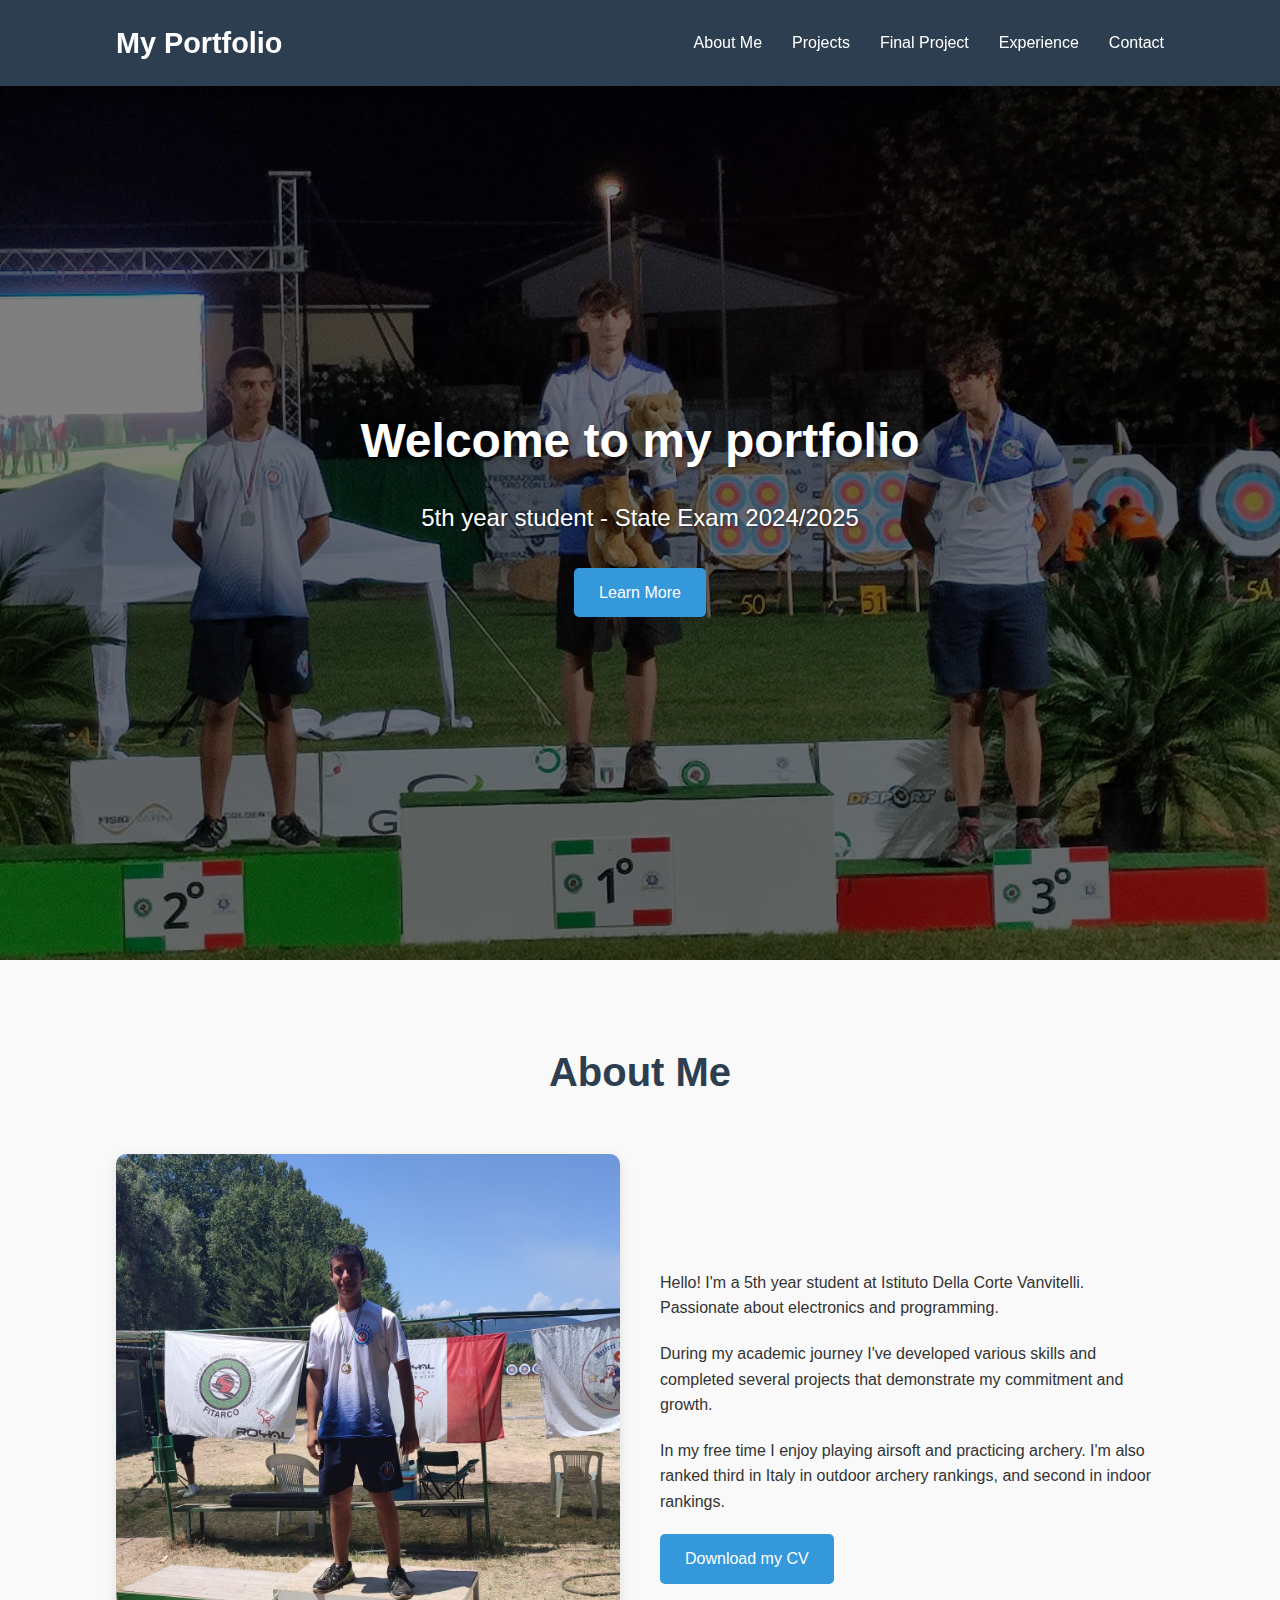
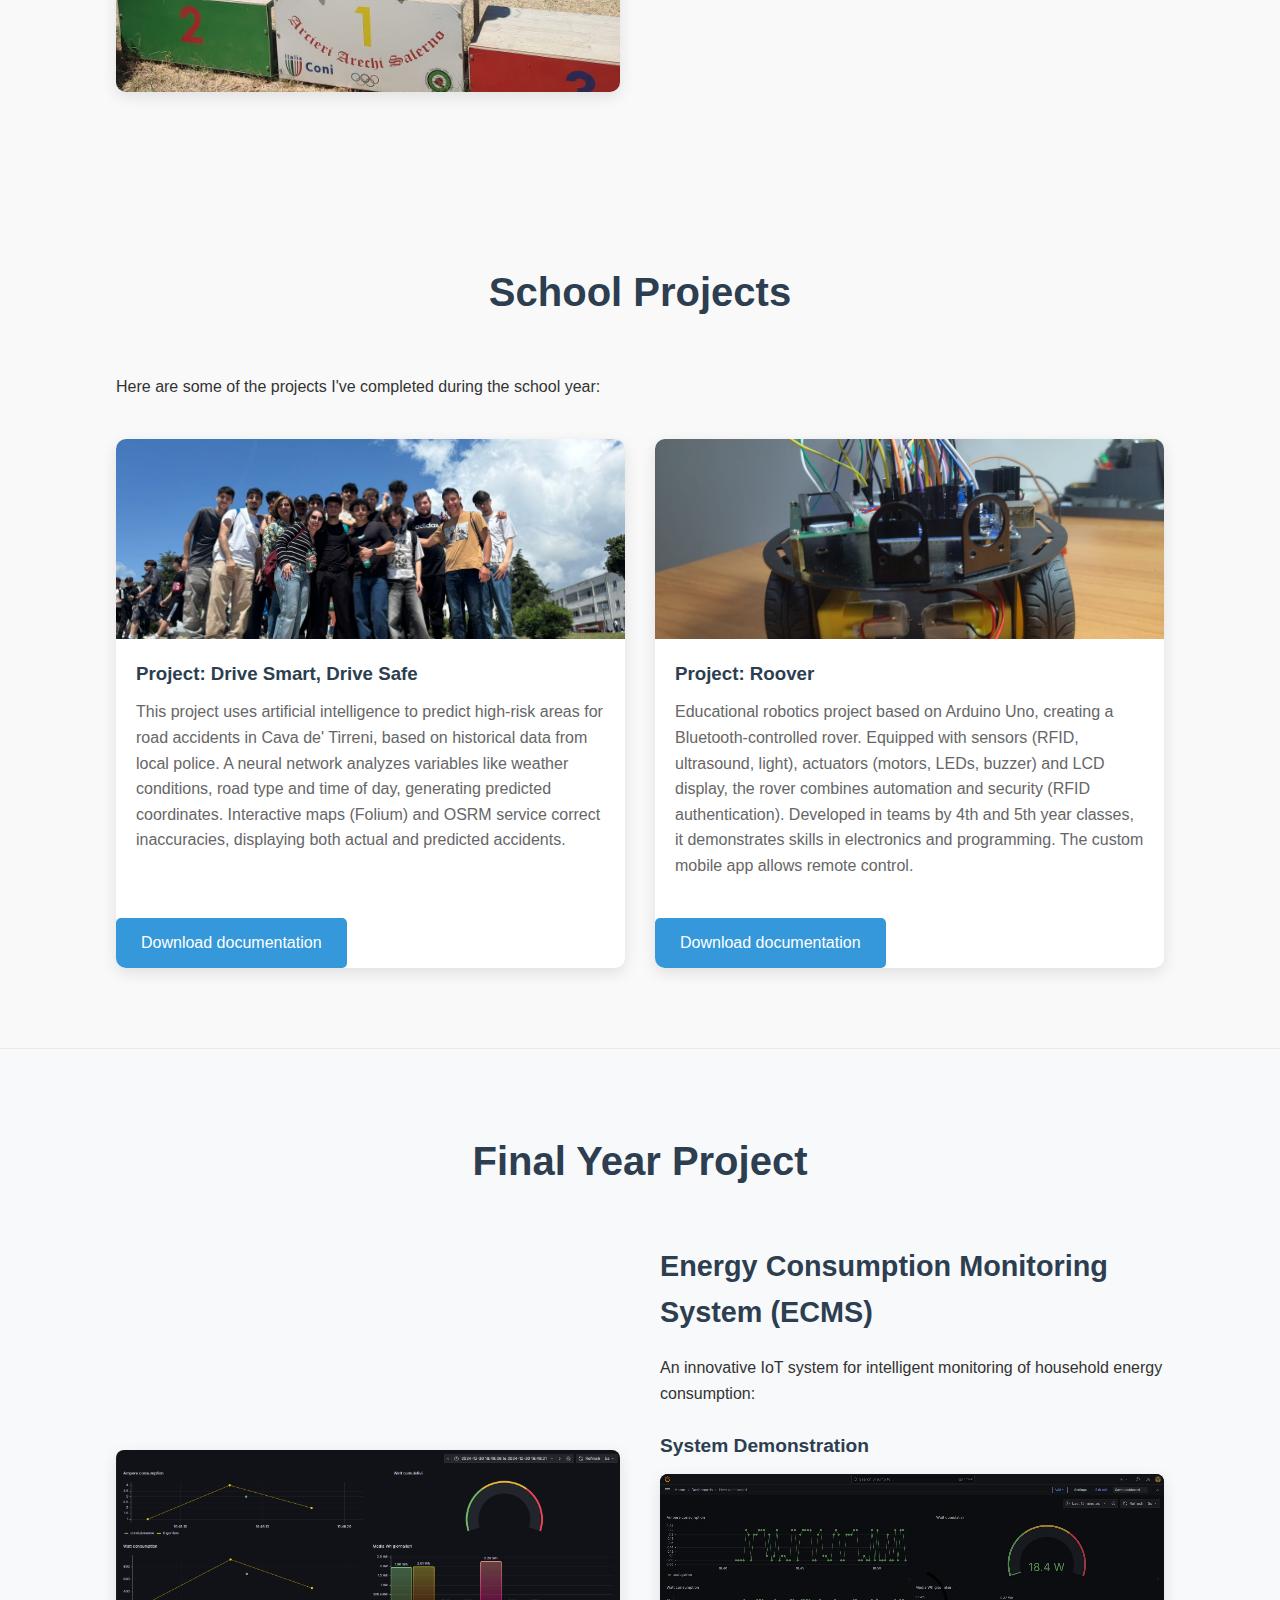
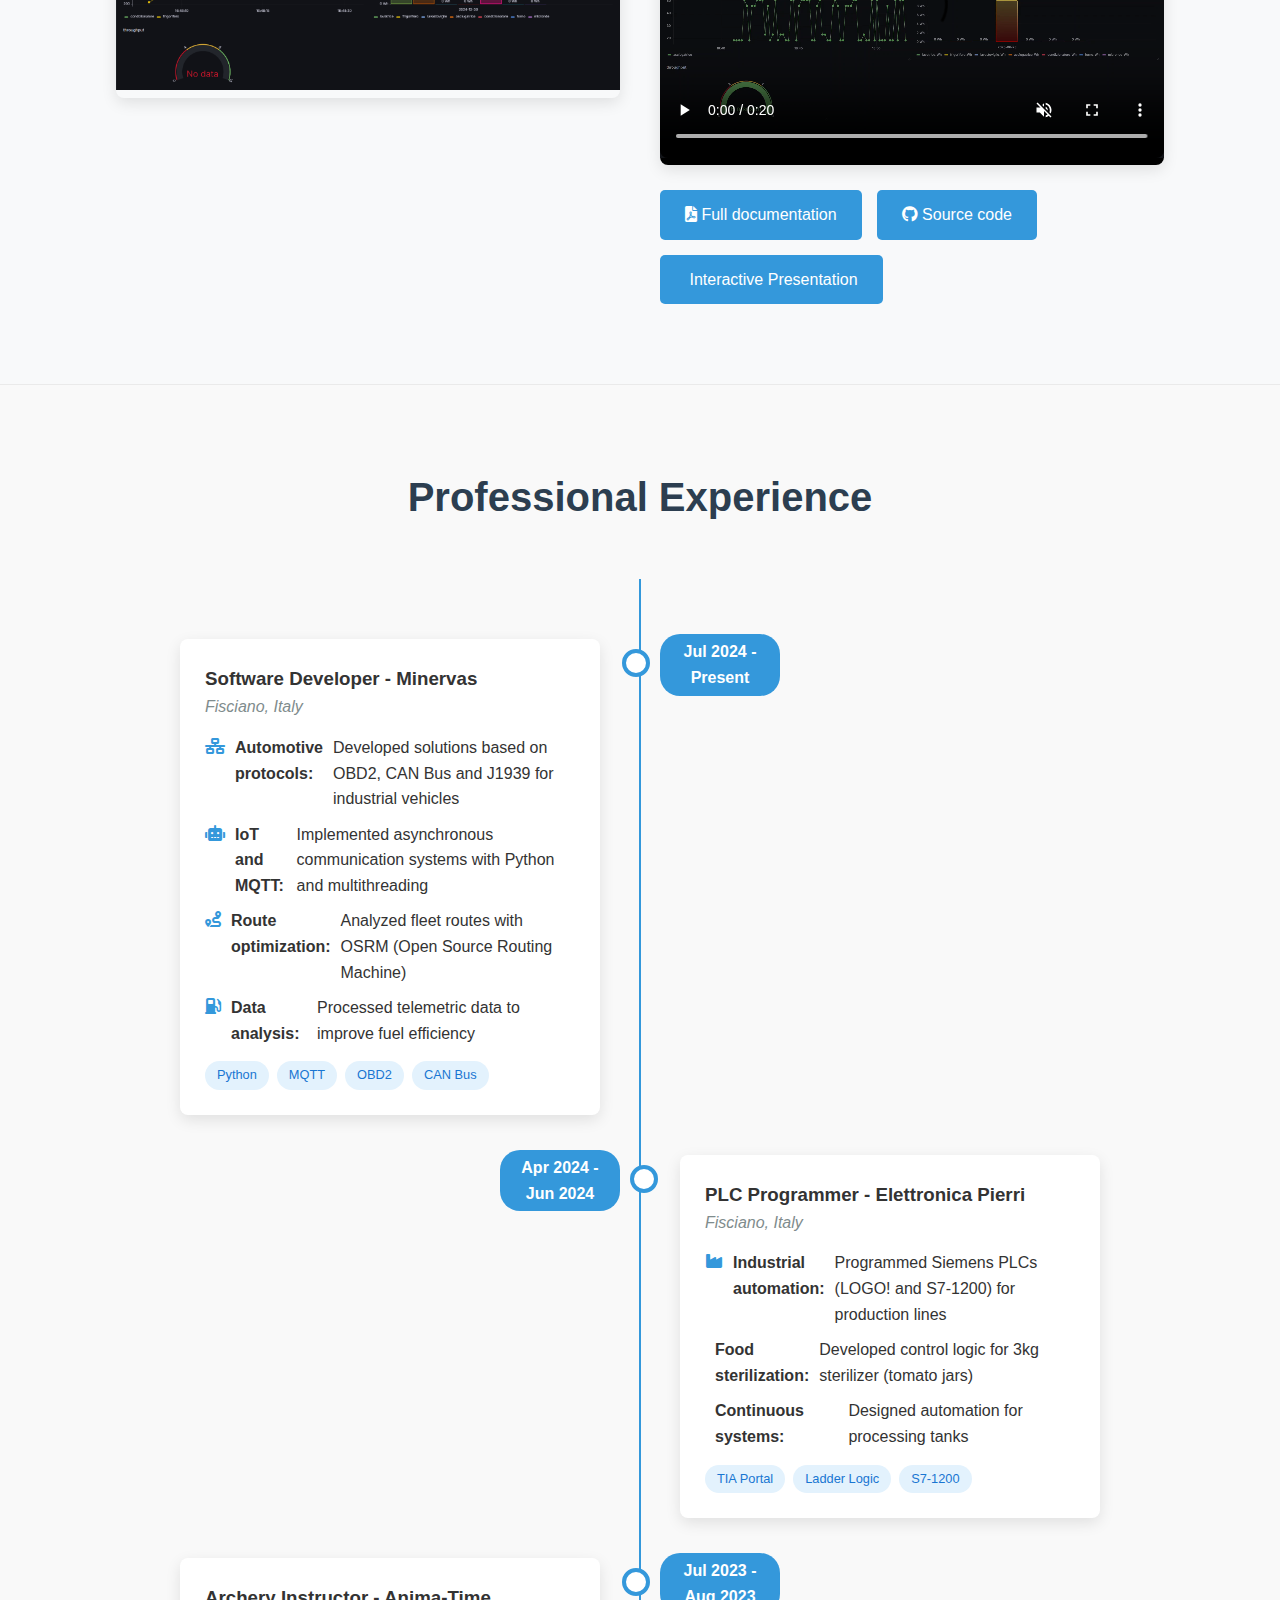
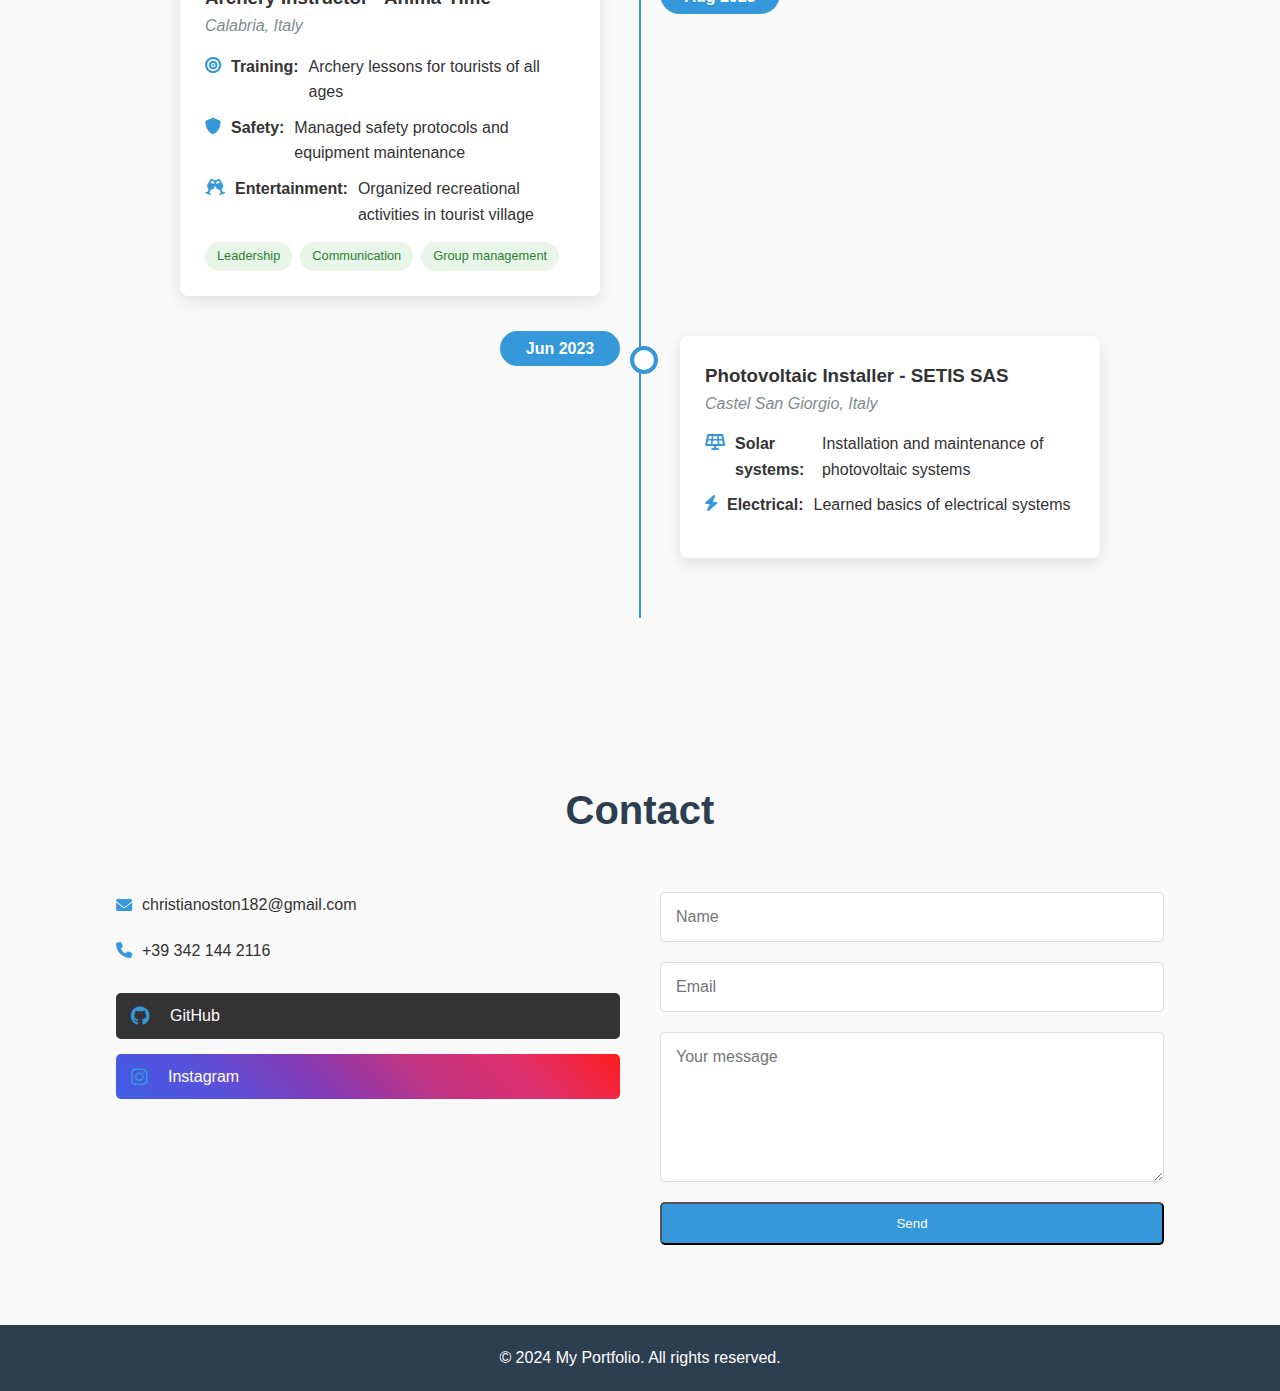
<file: index.html>
<!DOCTYPE html>
<html lang="en">
<head>

    
    <meta charset="UTF-8">
    <meta name="viewport" content="width=device-width, initial-scale=1.0">
    <title>My Portfolio - 5th Year Student</title>
    <link rel="stylesheet" href="style.css">
    <link rel="stylesheet" href="https://cdnjs.cloudflare.com/ajax/libs/font-awesome/6.0.0-beta3/css/all.min.css">
</head>
<body>
    <header>
        <div class="container">
            <h1>My Portfolio</h1>
            <nav>
                <ul>
                    <li><a href="#about">About Me</a></li>
                    <li><a href="#projects">Projects</a></li>
                    <li><a href="#final-project">Final Project</a></li>
                    <li><a href="#experience">Experience</a></li>
                    <li><a href="#contact">Contact</a></li>
                </ul>
            </nav>
        </div>
    </header>

    <section id="hero">
        <div class="hero-overlay"></div>
        <div class="container">
            <div class="hero-content">
                <h2>Welcome to my portfolio</h2>
                <p>5th year student - State Exam 2024/2025</p>
                <a href="#about" class="btn">Learn More</a>
            </div>
        </div>
    </section>

    <section id="about" class="section">
        <div class="container">
            <h2>About Me</h2>
            <div class="about-content">
                <div class="about-img">
                    <img src="assets/img/profile.jpg" alt="My photo">
                </div>
                <div class="about-text">
                    <p>Hello! I'm a 5th year student at Istituto Della Corte Vanvitelli. Passionate about electronics and programming.</p>
                    <p>During my academic journey I've developed various skills and completed several projects that demonstrate my commitment and growth.</p>
                    <p>In my free time I enjoy playing airsoft and practicing archery. I'm also ranked third in Italy in outdoor archery rankings, and second in indoor rankings.</p>
                    <a href="assets/docs/curriculum.pdf" class="btn" download>Download my CV</a>
                </div>
            </div>
        </div>
    </section>

    <section id="projects" class="section">
        <div class="container">
            <h2>School Projects</h2>
            <p>Here are some of the projects I've completed during the school year:</p>
            
            <div class="projects-grid">
                <div class="project-card">
                    <img src="assets/img/sii-saggio-guida-sicuro.jpeg" alt="Drive Smart, Drive Safe">
                    <h3>Project: Drive Smart, Drive Safe</h3>
                    <p>
                        This project uses artificial intelligence to predict high-risk areas for road accidents in Cava de' Tirreni, based on historical data from local police. 
                        A neural network analyzes variables like weather conditions, road type and time of day, generating predicted coordinates. 
                        Interactive maps (Folium) and OSRM service correct inaccuracies, displaying both actual and predicted accidents.
                    </p>
                    <a href="assets/docs/sii_saggio_guida_sicuro.pdf" class="btn" download>Download documentation</a>
                </div>
                
                <div class="project-card">
                    <img src="assets/img/rover.jpeg" alt="Roover project">
                    <h3>Project: Roover</h3>
                    <p>
                        Educational robotics project based on Arduino Uno, creating a Bluetooth-controlled rover. 
                        Equipped with sensors (RFID, ultrasound, light), actuators (motors, LEDs, buzzer) and LCD display, 
                        the rover combines automation and security (RFID authentication). Developed in teams by 4th and 5th year classes, 
                        it demonstrates skills in electronics and programming. The custom mobile app allows remote control.
                    </p>
                    <a href="assets/docs/roover.pdf" class="btn" download>Download documentation</a>
                </div>
                
            </div>
        </div>
    </section>

<section id="final-project" class="section highlight">
    <div class="container">
        <h2>Final Year Project</h2>
        <div class="project-content">
            <div class="project-img">
                <img src="assets/img/ecms-dashboard.png" alt="ECMS Dashboard">
            </div>
            <div class="project-text">
                <h3>Energy Consumption Monitoring System (ECMS)</h3>
                <p>An innovative IoT system for intelligent monitoring of household energy consumption:</p>
                
                <div class="project-video">
    <div class="project-video">
    <h4>System Demonstration</h4>
    <div class="video-wrapper">
        <video controls autoplay muted playsinline loop class="ecms-demo">
            <source src="assets/video/ecms-demo.mp4" type="video/mp4">
        </video>
    </div>
</div>
</div>
                <!-- Contenuto esistente... -->
                
                <div class="project-links">
                    <a href="assets/docs/progetto_ECMS.docx" class="btn" download>
                        <i class="fas fa-file-pdf"></i> Full documentation
                    </a>
                    <a href="https://github.com/christianostoni/E.C.M.S" class="btn github-btn" target="_blank">
                        <i class="fab fa-github"></i> Source code
                    </a>
                    <a href="canva-presentation.html" class="btn presentation-btn">
                        <i class="fas fa-presentation-screen"></i> Interactive Presentation
                    </a>
                </div>
            </div>
        </div>
    </div>
</section>

    <section id="experience" class="section">
    <div class="container">
        <h2>Professional Experience</h2>
        
        <div class="timeline">
            <!-- Minervas -->
            <div class="timeline-item">
                <div class="timeline-date">Jul 2024 - Present</div>
                <div class="timeline-content">
                    <h3>Software Developer - Minervas</h3>
                    <div class="job-location">Fisciano, Italy</div>
                    <ul class="job-description">
                        <li>
                            <i class="fas fa-network-wired"></i>
                            <strong>Automotive protocols:</strong> Developed solutions based on OBD2, CAN Bus and J1939 for industrial vehicles
                        </li>
                        <li>
                            <i class="fas fa-robot"></i>
                            <strong>IoT and MQTT:</strong> Implemented asynchronous communication systems with Python and multithreading
                        </li>
                        <li>
                            <i class="fas fa-route"></i>
                            <strong>Route optimization:</strong> Analyzed fleet routes with OSRM (Open Source Routing Machine)
                        </li>
                        <li>
                            <i class="fas fa-gas-pump"></i>
                            <strong>Data analysis:</strong> Processed telemetric data to improve fuel efficiency
                        </li>
                    </ul>
                    <div class="tech-used">
                        <span class="tech-tag">Python</span>
                        <span class="tech-tag">MQTT</span>
                        <span class="tech-tag">OBD2</span>
                        <span class="tech-tag">CAN Bus</span>
                    </div>
                </div>
            </div>
            
            <!-- Elettronica Pierri -->
            <div class="timeline-item">
                <div class="timeline-date">Apr 2024 - Jun 2024</div>
                <div class="timeline-content">
                    <h3>PLC Programmer - Elettronica Pierri</h3>
                    <div class="job-location">Fisciano, Italy</div>
                    <ul class="job-description">
                        <li>
                            <i class="fas fa-industry"></i>
                            <strong>Industrial automation:</strong> Programmed Siemens PLCs (LOGO! and S7-1200) for production lines
                        </li>
                        <li>
                            <i class="fas fa-jar"></i>
                            <strong>Food sterilization:</strong> Developed control logic for 3kg sterilizer (tomato jars)
                        </li>
                        <li>
                            <i class="fas fa-tank-water"></i>
                            <strong>Continuous systems:</strong> Designed automation for processing tanks
                        </li>
                    </ul>
                    <div class="tech-used">
                        <span class="tech-tag">TIA Portal</span>
                        <span class="tech-tag">Ladder Logic</span>
                        <span class="tech-tag">S7-1200</span>
                    </div>
                </div>
            </div>
            
            <!-- Anima-Time -->
            <div class="timeline-item">
                <div class="timeline-date">Jul 2023 - Aug 2023</div>
                <div class="timeline-content">
                    <h3>Archery Instructor - Anima-Time</h3>
                    <div class="job-location">Calabria, Italy</div>
                    <ul class="job-description">
                        <li>
                            <i class="fas fa-bullseye"></i>
                            <strong>Training:</strong> Archery lessons for tourists of all ages
                        </li>
                        <li>
                            <i class="fas fa-shield-alt"></i>
                            <strong>Safety:</strong> Managed safety protocols and equipment maintenance
                        </li>
                        <li>
                            <i class="fas fa-glass-cheers"></i>
                            <strong>Entertainment:</strong> Organized recreational activities in tourist village
                        </li>
                    </ul>
                    <div class="skills-used">
                        <span class="skill-tag">Leadership</span>
                        <span class="skill-tag">Communication</span>
                        <span class="skill-tag">Group management</span>
                    </div>
                </div>
            </div>
            
            <!-- SETIS SAS -->
            <div class="timeline-item">
                <div class="timeline-date">Jun 2023</div>
                <div class="timeline-content">
                    <h3>Photovoltaic Installer - SETIS SAS</h3>
                    <div class="job-location">Castel San Giorgio, Italy</div>
                    <ul class="job-description">
                        <li>
                            <i class="fas fa-solar-panel"></i>
                            <strong>Solar systems:</strong> Installation and maintenance of photovoltaic systems
                        </li>
                        <li>
                            <i class="fas fa-bolt"></i>
                            <strong>Electrical:</strong> Learned basics of electrical systems
                        </li>
                    </ul>
                </div>
            </div>
        </div>
    </div>
</section>

    <section id="contact" class="section">
    <div class="container">
        <h2>Contact</h2>
        <div class="contact-content">
            <div class="contact-info">
                <p><i class="fas fa-envelope"></i> christianoston182@gmail.com</p>
                <p><i class="fas fa-phone"></i> +39 342 144 2116</p>
                <div class="social-links">
                    <a href="https://github.com/christianostoni" class="github" target="_blank">
                        <i class="fab fa-github"></i> GitHub
                    </a>
                    <a href="https://www.instagram.com/christian_ostoni?igsh=OGYwY2p3c3BoMDhn" class="instagram" target="_blank">
                        <i class="fab fa-instagram"></i> Instagram
                    </a>
                </div>
            </div>
            <form class="contact-form">
                <input type="text" placeholder="Name" required>
                <input type="email" placeholder="Email" required>
                <textarea placeholder="Your message" required></textarea>
                <button type="submit" class="btn">Send</button>
            </form>
        </div>
    </div>
</section>

    <footer>
        <div class="container">
            <p>&copy; 2024 My Portfolio. All rights reserved.</p>
        </div>
    </footer>
</body>
</html>
</file>
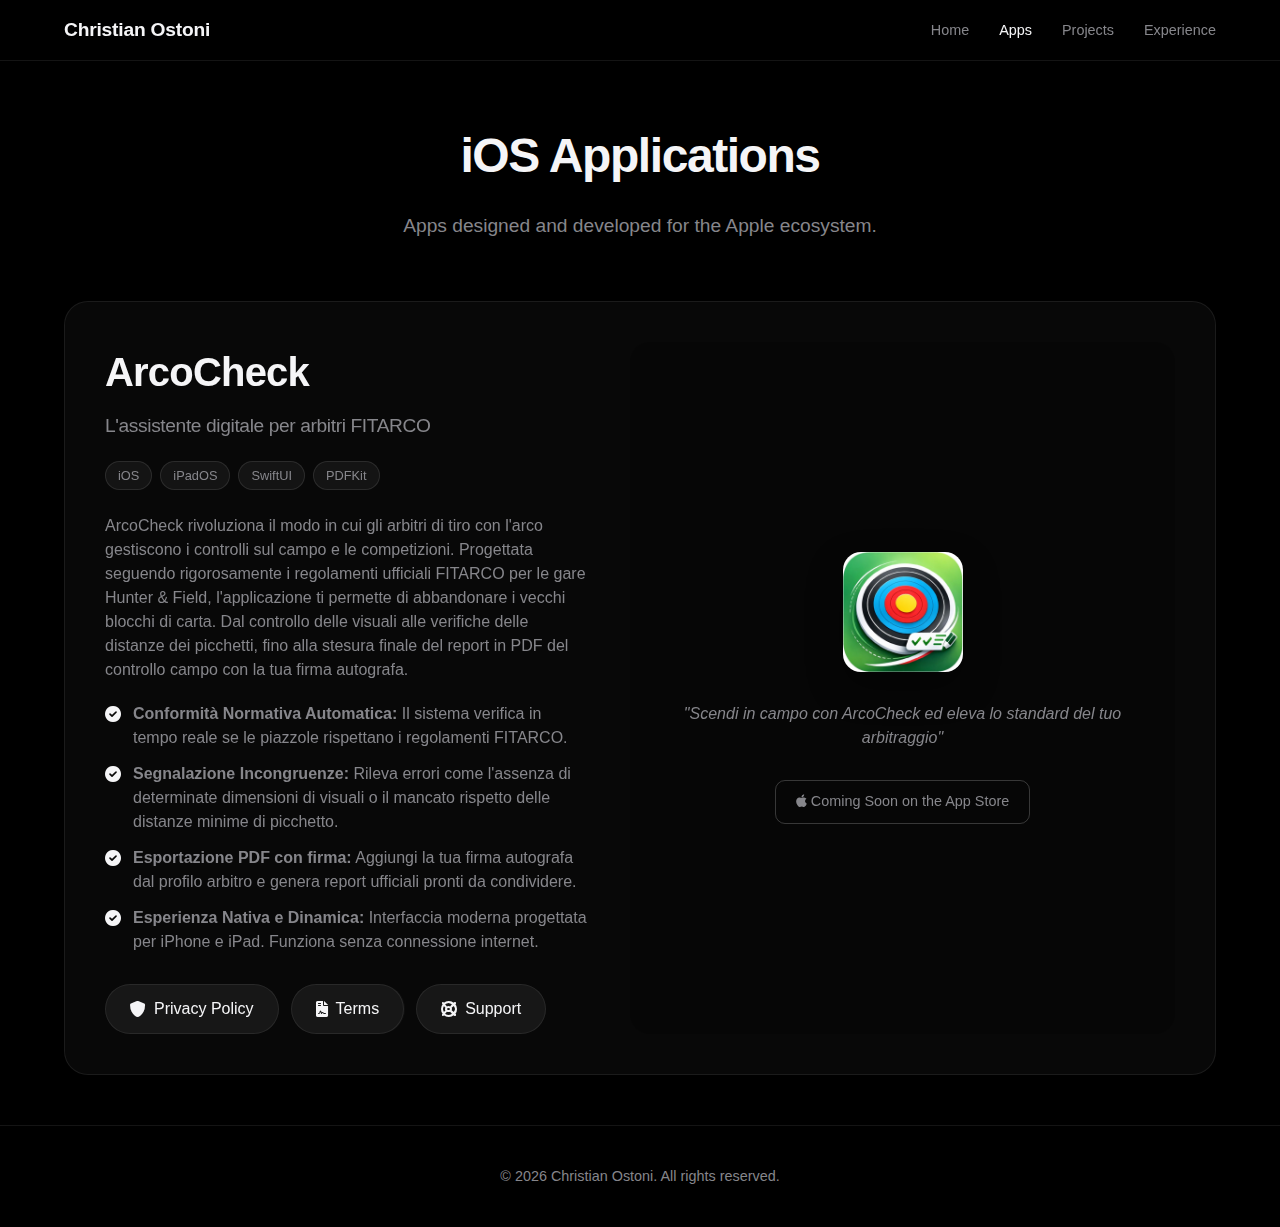
<file: apps/index.html>
<!DOCTYPE html>
<html lang="en">

<head>
    <meta charset="UTF-8">
    <meta name="viewport" content="width=device-width, initial-scale=1.0">
    <title>iOS Apps - Christian Ostoni</title>
    <link rel="stylesheet" href="../css/main.css">
    <link rel="stylesheet" href="https://cdnjs.cloudflare.com/ajax/libs/font-awesome/6.0.0-beta3/css/all.min.css">
</head>

<body>
    <header>
        <div class="container">
            <a href="../index.html" class="logo">Christian Ostoni</a>
            <nav>
                <ul>
                    <li><a href="../index.html">Home</a></li>
                    <li><a href="index.html" class="active">Apps</a></li>
                    <li><a href="../projects/index.html">Projects</a></li>
                    <li><a href="../experience/index.html">Experience</a></li>
                </ul>
            </nav>
        </div>
    </header>

    <main style="padding-top: 120px; min-height: 80vh;">
        <div class="container">
            <h1 class="section-title">iOS Applications</h1>
            <p class="section-subtitle">Apps designed and developed for the Apple ecosystem.</p>

            <div class="glass-card" style="margin-bottom: 50px;">
                <div style="display: flex; gap: 40px; flex-wrap: wrap;">
                    <div style="flex: 1; min-width: 300px;">
                        <h2 style="font-size: 2.5rem; margin-bottom: 10px;">ArcoCheck</h2>
                        <h3
                            style="color: var(--text-secondary); font-weight: 400; font-size: 1.2rem; margin-bottom: 20px;">
                            L'assistente digitale per arbitri FITARCO</h3>

                        <div class="tech-stack">
                            <span class="tech-tag">iOS</span>
                            <span class="tech-tag">iPadOS</span>
                            <span class="tech-tag">SwiftUI</span>
                            <span class="tech-tag">PDFKit</span>
                        </div>

                        <p style="color: var(--text-secondary); margin-bottom: 20px;">
                            ArcoCheck rivoluziona il modo in cui gli arbitri di tiro con l'arco gestiscono i controlli
                            sul campo e le competizioni. Progettata seguendo rigorosamente i regolamenti ufficiali
                            FITARCO per le gare Hunter & Field, l'applicazione ti permette di abbandonare i vecchi
                            blocchi di carta. Dal controllo delle visuali alle verifiche delle distanze dei picchetti,
                            fino alla stesura finale del report in PDF del controllo campo con la tua firma autografa.
                        </p>

                        <ul class="features-list">
                            <li><i class="fas fa-check-circle"></i>
                                <div><strong>Conformità Normativa Automatica:</strong> Il sistema verifica in tempo
                                    reale se le piazzole rispettano i regolamenti FITARCO.</div>
                            </li>
                            <li><i class="fas fa-check-circle"></i>
                                <div><strong>Segnalazione Incongruenze:</strong> Rileva errori come l'assenza di
                                    determinate dimensioni di visuali o il mancato rispetto delle distanze minime di
                                    picchetto.</div>
                            </li>
                            <li><i class="fas fa-check-circle"></i>
                                <div><strong>Esportazione PDF con firma:</strong> Aggiungi la tua firma autografa dal
                                    profilo arbitro e genera report ufficiali pronti da condividere.</div>
                            </li>
                            <li><i class="fas fa-check-circle"></i>
                                <div><strong>Esperienza Nativa e Dinamica:</strong> Interfaccia moderna progettata per
                                    iPhone e iPad. Funziona senza connessione internet.</div>
                            </li>
                        </ul>

                        <div class="card-actions" style="margin-top: 30px;">
                            <a href="arcocheck/privacy.html" class="btn btn-secondary"><i class="fas fa-shield-alt"></i>
                                Privacy Policy</a>
                            <a href="arcocheck/terms.html" class="btn btn-secondary"><i
                                    class="fas fa-file-contract"></i> Terms</a>
                            <a href="mailto:christianostoni82@gmail.com" class="btn btn-secondary"><i
                                    class="fas fa-life-ring"></i> Support</a>
                        </div>
                    </div>

                    <div
                        style="flex: 1; min-width: 300px; display: flex; flex-direction: column; justify-content: center; align-items: center; background: rgba(0,0,0,0.2); border-radius: 20px; padding: 30px;">
                        <img src="../assets/img/arcocheck-icon.png" alt="ArcoCheck App Icon" class="app-icon"
                            style="object-fit: contain; padding: 0; width: 120px; height: 120px; margin-bottom: 30px; box-shadow: 0 15px 35px rgba(0,0,0,0.4);">
                        <p style="color: var(--text-secondary); text-align: center; font-style: italic;">
                            "Scendi in campo con ArcoCheck ed eleva lo standard del tuo arbitraggio"
                        </p>
                        <!-- Apple Badge Placeholder -->
                        <div
                            style="margin-top: 30px; border: 1px solid rgba(255,255,255,0.2); border-radius: 10px; padding: 10px 20px; color: var(--text-secondary); font-size: 0.9rem;">
                            <i class="fab fa-apple"></i> Coming Soon on the App Store
                        </div>
                    </div>
                </div>
            </div>
        </div>
    </main>

    <footer>
        <div class="container">
            <p>&copy; 2026 Christian Ostoni. All rights reserved.</p>
        </div>
    </footer>
</body>

</html>
</file>
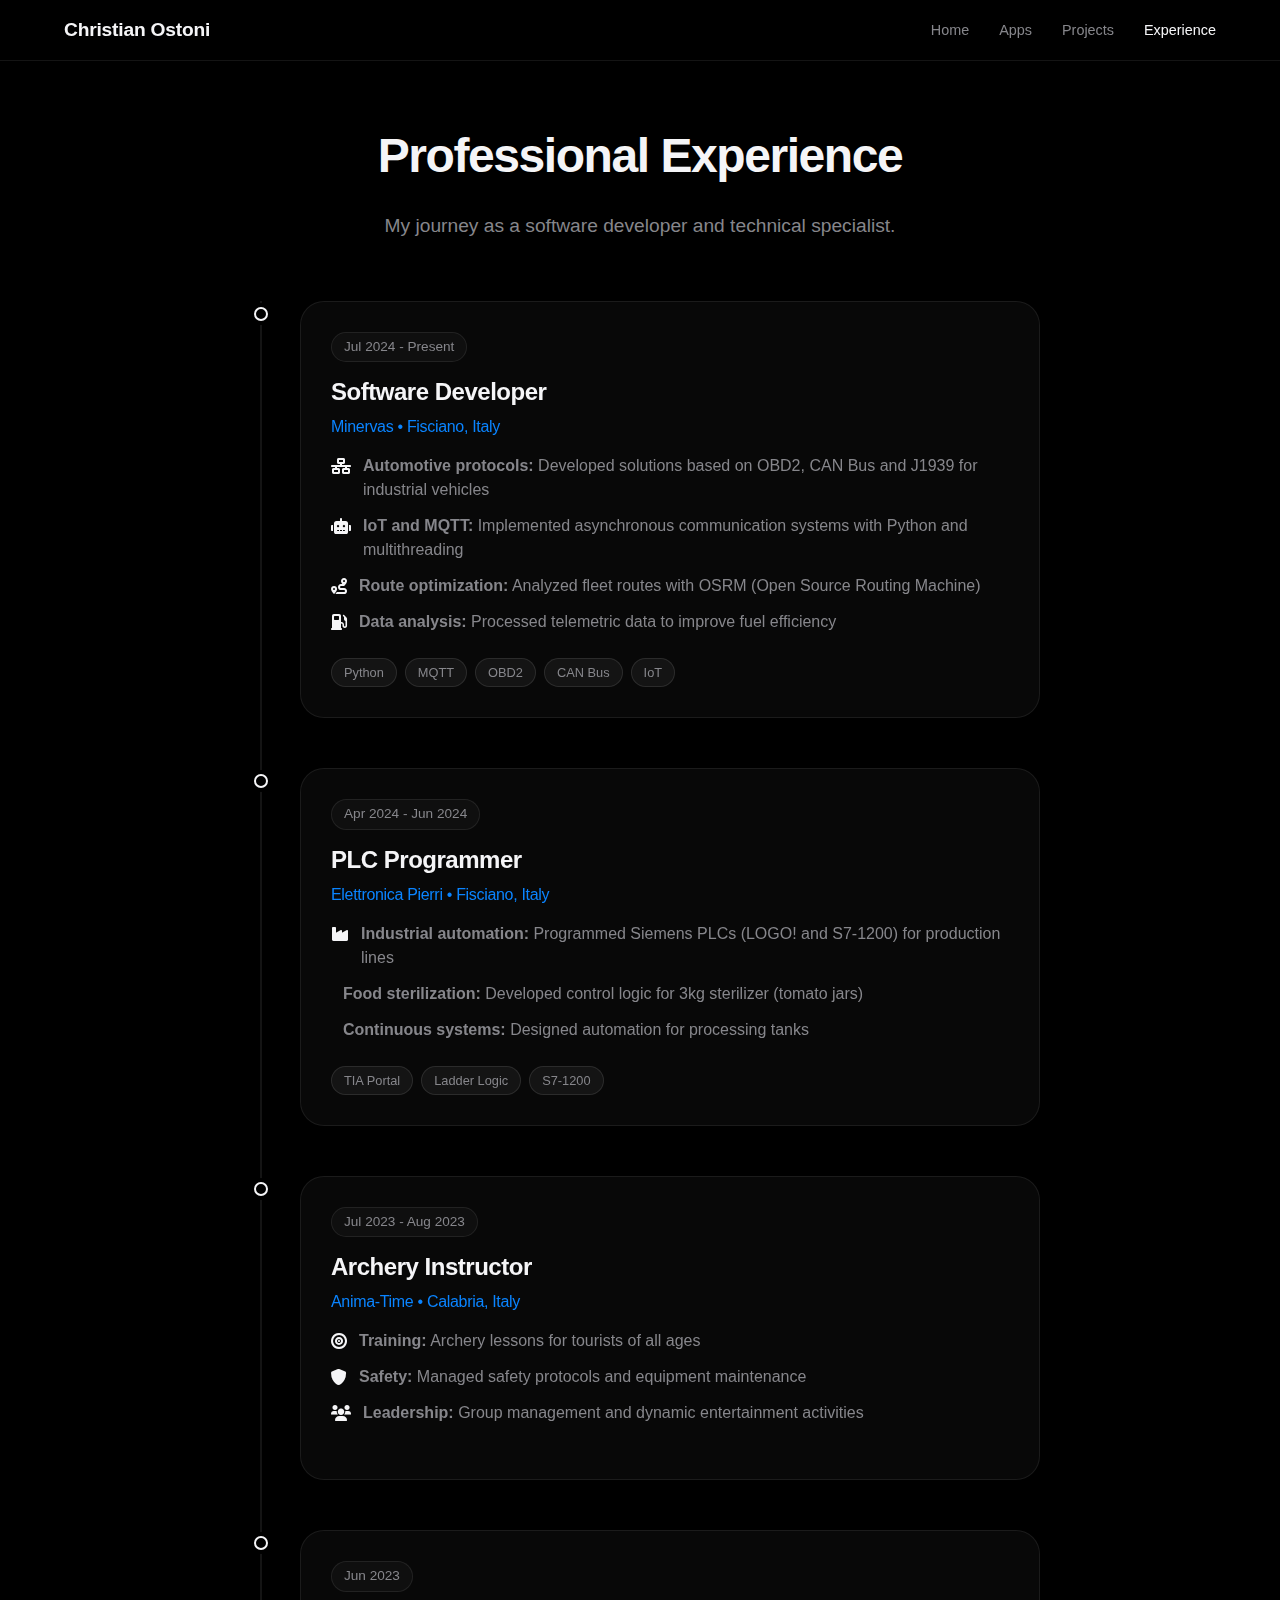
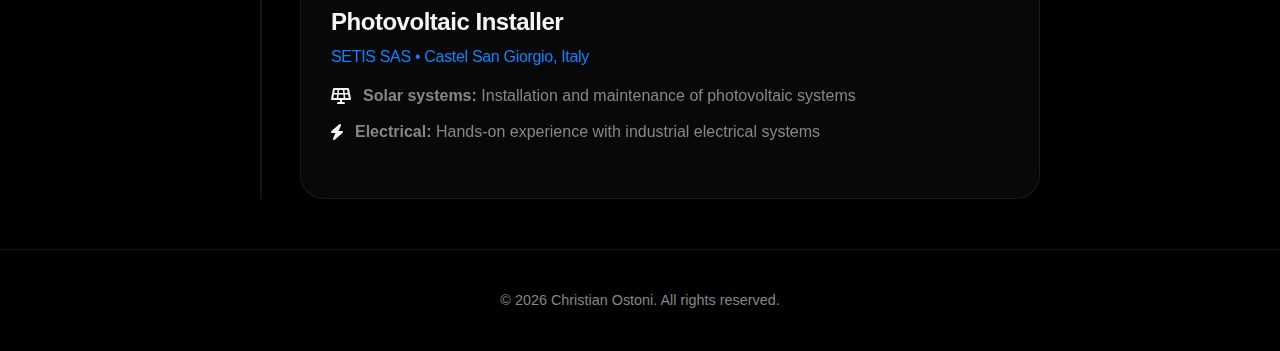
<file: experience/index.html>
<!DOCTYPE html>
<html lang="en">

<head>
    <meta charset="UTF-8">
    <meta name="viewport" content="width=device-width, initial-scale=1.0">
    <title>Experience - Christian Ostoni</title>
    <link rel="stylesheet" href="../css/main.css">
    <link rel="stylesheet" href="https://cdnjs.cloudflare.com/ajax/libs/font-awesome/6.0.0-beta3/css/all.min.css">
</head>

<body>
    <header>
        <div class="container">
            <a href="../index.html" class="logo">Christian Ostoni</a>
            <nav>
                <ul>
                    <li><a href="../index.html">Home</a></li>
                    <li><a href="../apps/index.html">Apps</a></li>
                    <li><a href="../projects/index.html">Projects</a></li>
                    <li><a href="index.html" class="active">Experience</a></li>
                </ul>
            </nav>
        </div>
    </header>

    <main style="padding-top: 120px; min-height: 80vh;">
        <div class="container">
            <h1 class="section-title">Professional Experience</h1>
            <p class="section-subtitle">My journey as a software developer and technical specialist.</p>

            <div class="timeline" style="margin-top: 60px;">

                <!-- Minervas -->
                <div class="timeline-item">
                    <div class="timeline-dot"></div>
                    <div class="timeline-content glass-card" style="padding: 30px;">
                        <div class="timeline-date">Jul 2024 - Present</div>
                        <h3 style="font-size: 1.5rem; margin-bottom: 5px;">Software Developer</h3>
                        <h4 style="color: var(--accent-color); font-weight: 500; margin-bottom: 15px;">Minervas •
                            Fisciano, Italy</h4>

                        <ul class="features-list">
                            <li><i class="fas fa-network-wired"></i>
                                <div><strong>Automotive protocols:</strong> Developed solutions based on OBD2, CAN Bus
                                    and J1939 for industrial vehicles</div>
                            </li>
                            <li><i class="fas fa-robot"></i>
                                <div><strong>IoT and MQTT:</strong> Implemented asynchronous communication systems with
                                    Python and multithreading</div>
                            </li>
                            <li><i class="fas fa-route"></i>
                                <div><strong>Route optimization:</strong> Analyzed fleet routes with OSRM (Open Source
                                    Routing Machine)</div>
                            </li>
                            <li><i class="fas fa-gas-pump"></i>
                                <div><strong>Data analysis:</strong> Processed telemetric data to improve fuel
                                    efficiency</div>
                            </li>
                        </ul>

                        <div class="tech-stack" style="margin-bottom: 0;">
                            <span class="tech-tag">Python</span>
                            <span class="tech-tag">MQTT</span>
                            <span class="tech-tag">OBD2</span>
                            <span class="tech-tag">CAN Bus</span>
                            <span class="tech-tag">IoT</span>
                        </div>
                    </div>
                </div>

                <!-- Elettronica Pierri -->
                <div class="timeline-item">
                    <div class="timeline-dot"></div>
                    <div class="timeline-content glass-card" style="padding: 30px;">
                        <div class="timeline-date">Apr 2024 - Jun 2024</div>
                        <h3 style="font-size: 1.5rem; margin-bottom: 5px;">PLC Programmer</h3>
                        <h4 style="color: var(--accent-color); font-weight: 500; margin-bottom: 15px;">Elettronica
                            Pierri • Fisciano, Italy</h4>

                        <ul class="features-list">
                            <li><i class="fas fa-industry"></i>
                                <div><strong>Industrial automation:</strong> Programmed Siemens PLCs (LOGO! and S7-1200)
                                    for production lines</div>
                            </li>
                            <li><i class="fas fa-jar"></i>
                                <div><strong>Food sterilization:</strong> Developed control logic for 3kg sterilizer
                                    (tomato jars)</div>
                            </li>
                            <li><i class="fas fa-tank-water"></i>
                                <div><strong>Continuous systems:</strong> Designed automation for processing tanks</div>
                            </li>
                        </ul>

                        <div class="tech-stack" style="margin-bottom: 0;">
                            <span class="tech-tag">TIA Portal</span>
                            <span class="tech-tag">Ladder Logic</span>
                            <span class="tech-tag">S7-1200</span>
                        </div>
                    </div>
                </div>

                <!-- Anima-Time -->
                <div class="timeline-item">
                    <div class="timeline-dot"></div>
                    <div class="timeline-content glass-card" style="padding: 30px;">
                        <div class="timeline-date">Jul 2023 - Aug 2023</div>
                        <h3 style="font-size: 1.5rem; margin-bottom: 5px;">Archery Instructor</h3>
                        <h4 style="color: var(--accent-color); font-weight: 500; margin-bottom: 15px;">Anima-Time •
                            Calabria, Italy</h4>

                        <ul class="features-list">
                            <li><i class="fas fa-bullseye"></i>
                                <div><strong>Training:</strong> Archery lessons for tourists of all ages</div>
                            </li>
                            <li><i class="fas fa-shield-alt"></i>
                                <div><strong>Safety:</strong> Managed safety protocols and equipment maintenance</div>
                            </li>
                            <li><i class="fas fa-users"></i>
                                <div><strong>Leadership:</strong> Group management and dynamic entertainment activities
                                </div>
                            </li>
                        </ul>
                    </div>
                </div>

                <!-- SETIS SAS -->
                <div class="timeline-item">
                    <div class="timeline-dot"></div>
                    <div class="timeline-content glass-card" style="padding: 30px;">
                        <div class="timeline-date">Jun 2023</div>
                        <h3 style="font-size: 1.5rem; margin-bottom: 5px;">Photovoltaic Installer</h3>
                        <h4 style="color: var(--accent-color); font-weight: 500; margin-bottom: 15px;">SETIS SAS •
                            Castel San Giorgio, Italy</h4>

                        <ul class="features-list">
                            <li><i class="fas fa-solar-panel"></i>
                                <div><strong>Solar systems:</strong> Installation and maintenance of photovoltaic
                                    systems</div>
                            </li>
                            <li><i class="fas fa-bolt"></i>
                                <div><strong>Electrical:</strong> Hands-on experience with industrial electrical systems
                                </div>
                            </li>
                        </ul>
                    </div>
                </div>

            </div>
        </div>
    </main>

    <footer>
        <div class="container">
            <p>&copy; 2026 Christian Ostoni. All rights reserved.</p>
        </div>
    </footer>
</body>

</html>
</file>
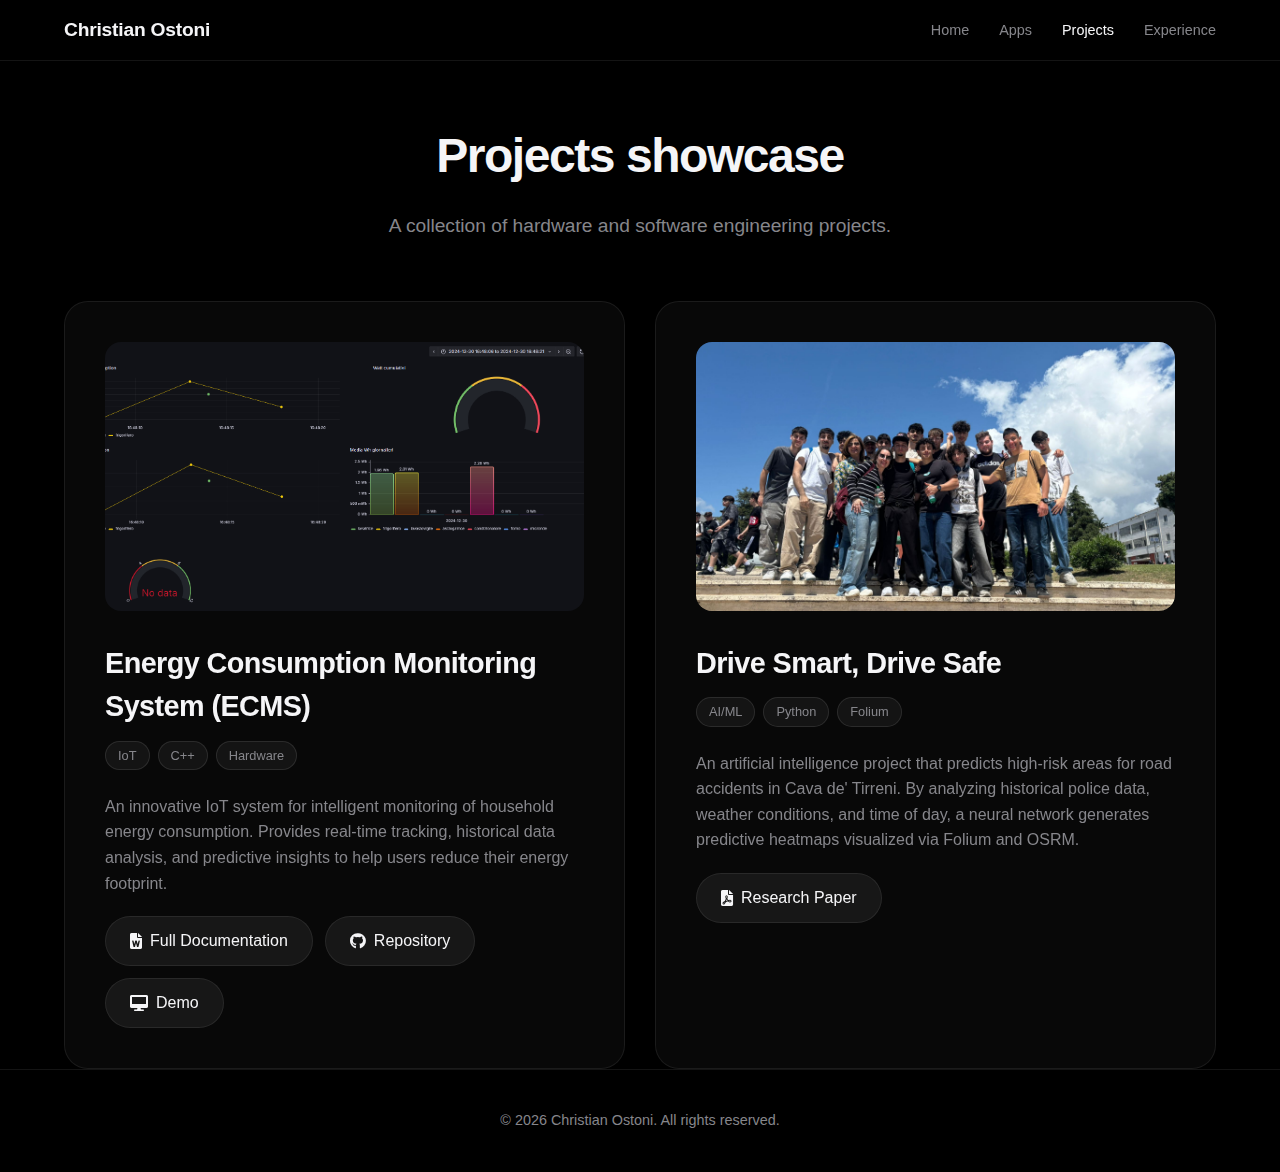
<file: projects/index.html>
<!DOCTYPE html>
<html lang="en">

<head>
    <meta charset="UTF-8">
    <meta name="viewport" content="width=device-width, initial-scale=1.0">
    <title>Projects - Christian Ostoni</title>
    <link rel="stylesheet" href="../css/main.css">
    <link rel="stylesheet" href="https://cdnjs.cloudflare.com/ajax/libs/font-awesome/6.0.0-beta3/css/all.min.css">
</head>

<body>
    <header>
        <div class="container">
            <a href="../index.html" class="logo">Christian Ostoni</a>
            <nav>
                <ul>
                    <li><a href="../index.html">Home</a></li>
                    <li><a href="../apps/index.html">Apps</a></li>
                    <li><a href="index.html" class="active">Projects</a></li>
                    <li><a href="../experience/index.html">Experience</a></li>
                </ul>
            </nav>
        </div>
    </header>

    <main style="padding-top: 120px; min-height: 80vh;">
        <div class="container">
            <h1 class="section-title">Projects showcase</h1>
            <p class="section-subtitle">A collection of hardware and software engineering projects.</p>

            <div class="grid-2">
                <!-- Project: ECMS -->
                <div class="glass-card">
                    <img src="../assets/img/ecms-dashboard.png" alt="ECMS Dashboard" class="item-image">
                    <div class="item-content">
                        <h3>Energy Consumption Monitoring System (ECMS)</h3>
                        <div class="tech-stack">
                            <span class="tech-tag">IoT</span>
                            <span class="tech-tag">C++</span>
                            <span class="tech-tag">Hardware</span>
                        </div>
                        <p>An innovative IoT system for intelligent monitoring of household energy consumption. Provides
                            real-time tracking, historical data analysis, and predictive insights to help users reduce
                            their energy footprint.</p>

                        <div class="card-actions">
                            <a href="../assets/docs/progetto_ECMS.docx" class="btn btn-secondary" download><i
                                    class="fas fa-file-word"></i> Full Documentation</a>
                            <a href="https://github.com/christianostoni/E.C.M.S" class="btn btn-secondary"
                                target="_blank"><i class="fab fa-github"></i> Repository</a>
                            <a href="../canva-presentation.html" class="btn btn-secondary"><i
                                    class="fas fa-desktop"></i> Demo</a>
                        </div>
                    </div>
                </div>

                <!-- Project: Drive Smart -->
                <div class="glass-card">
                    <img src="../assets/img/sii-saggio-guida-sicuro.jpeg" alt="Drive Smart Drive Safe"
                        class="item-image">
                    <div class="item-content">
                        <h3>Drive Smart, Drive Safe</h3>
                        <div class="tech-stack">
                            <span class="tech-tag">AI/ML</span>
                            <span class="tech-tag">Python</span>
                            <span class="tech-tag">Folium</span>
                        </div>
                        <p>An artificial intelligence project that predicts high-risk areas for road accidents in Cava
                            de' Tirreni. By analyzing historical police data, weather conditions, and time of day, a
                            neural network generates predictive heatmaps visualized via Folium and OSRM.</p>

                        <div class="card-actions">
                            <a href="../assets/docs/sii_saggio_guida_sicuro.pdf" class="btn btn-secondary" download><i
                                    class="fas fa-file-pdf"></i> Research Paper</a>
                        </div>
                    </div>
                </div>
            </div>
        </div>
    </main>

    <footer>
        <div class="container">
            <p>&copy; 2026 Christian Ostoni. All rights reserved.</p>
        </div>
    </footer>
</body>

</html>
</file>
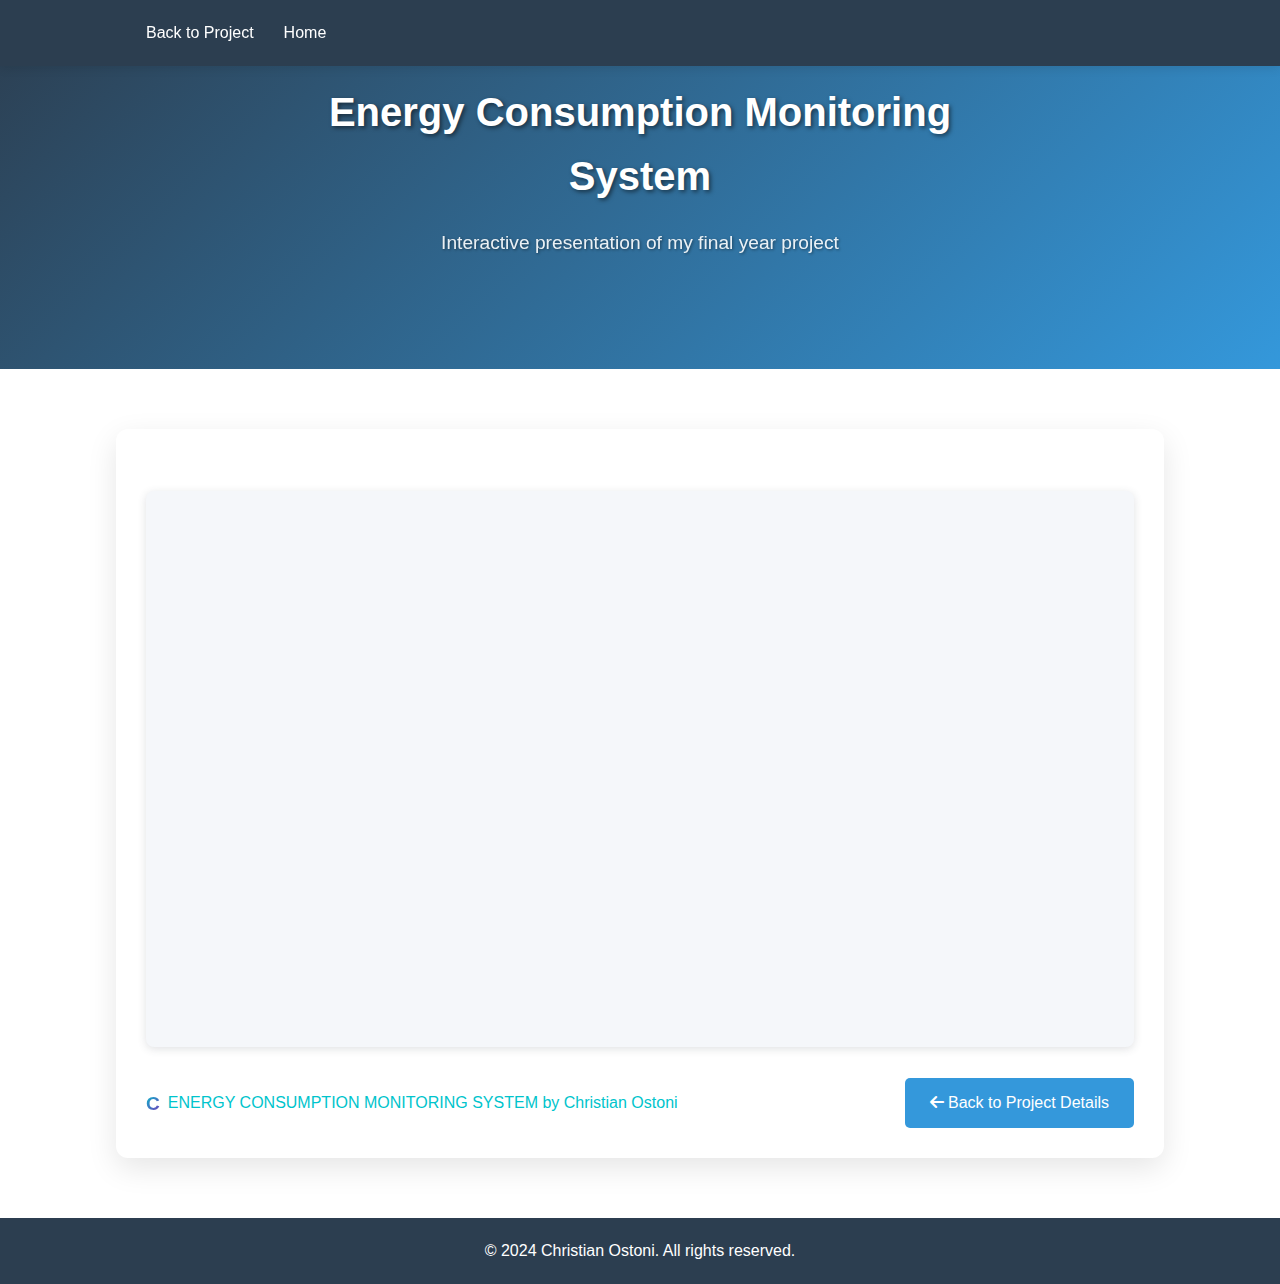
<file: canva-presentation.html>
<!DOCTYPE html>
<html lang="en">
<head>
    <meta charset="UTF-8">
    <meta name="viewport" content="width=device-width, initial-scale=1.0">
    <title>ECMS Presentation | Energy Consumption Monitoring System</title>
    <link rel="stylesheet" href="style.css">
    <link rel="stylesheet" href="presentation.css">
    <link rel="stylesheet" href="https://cdnjs.cloudflare.com/ajax/libs/font-awesome/6.0.0-beta3/css/all.min.css">
</head>
<body>
    <header>
        <div class="container">
            <nav>
                <ul>
                    <li><a href="index.html#final-project">Back to Project</a></li>
                    <li><a href="index.html">Home</a></li>
                </ul>
            </nav>
        </div>
    </header>

    <section class="presentation-hero">
        <div class="container">
            <div class="hero-content">
                <h2>Energy Consumption Monitoring System</h2>
                <p>Interactive presentation of my final year project</p>
            </div>
        </div>
    </section>

    <section class="canva-presentation">
        <div class="container">
            <div class="presentation-wrapper">
                <div style="position: relative; width: 100%; height: 0; padding-top: 56.2500%; 
                padding-bottom: 0; box-shadow: 0 2px 8px 0 rgba(63,69,81,0.16); margin: 2em 0; overflow: hidden;
                border-radius: 8px; will-change: transform; background: #f5f7fa;">
                    <iframe loading="lazy" style="position: absolute; width: 100%; height: 100%; top: 0; left: 0; border: none; padding: 0;margin: 0;"
                        src="https://www.canva.com/design/DAGqfmMJI2Q/1bZYN7NDlt-VUjUEV2fAkA/view?embed" 
                        allowfullscreen="allowfullscreen" allow="fullscreen" title="ECMS Presentation">
                    </iframe>
                </div>
                <div class="presentation-footer">
                    <a href="https://www.canva.com/design/DAGqfmMJI2Q/1bZYN7NDlt-VUjUEV2fAkA/view?utm_content=DAGqfmMJI2Q&amp;utm_campaign=designshare&amp;utm_medium=embeds&amp;utm_source=link" 
                       target="_blank" rel="noopener" class="canva-link">
                       <i class="fab fa-canva"></i> ENERGY CONSUMPTION MONITORING SYSTEM by Christian Ostoni
                    </a>
                    <a href="index.html#final-project" class="btn">
                        <i class="fas fa-arrow-left"></i> Back to Project Details
                    </a>
                </div>
            </div>
        </div>
    </section>

    <footer>
        <div class="container">
            <p>&copy; 2024 Christian Ostoni. All rights reserved.</p>
        </div>
    </footer>
</body>
</html>
</file>
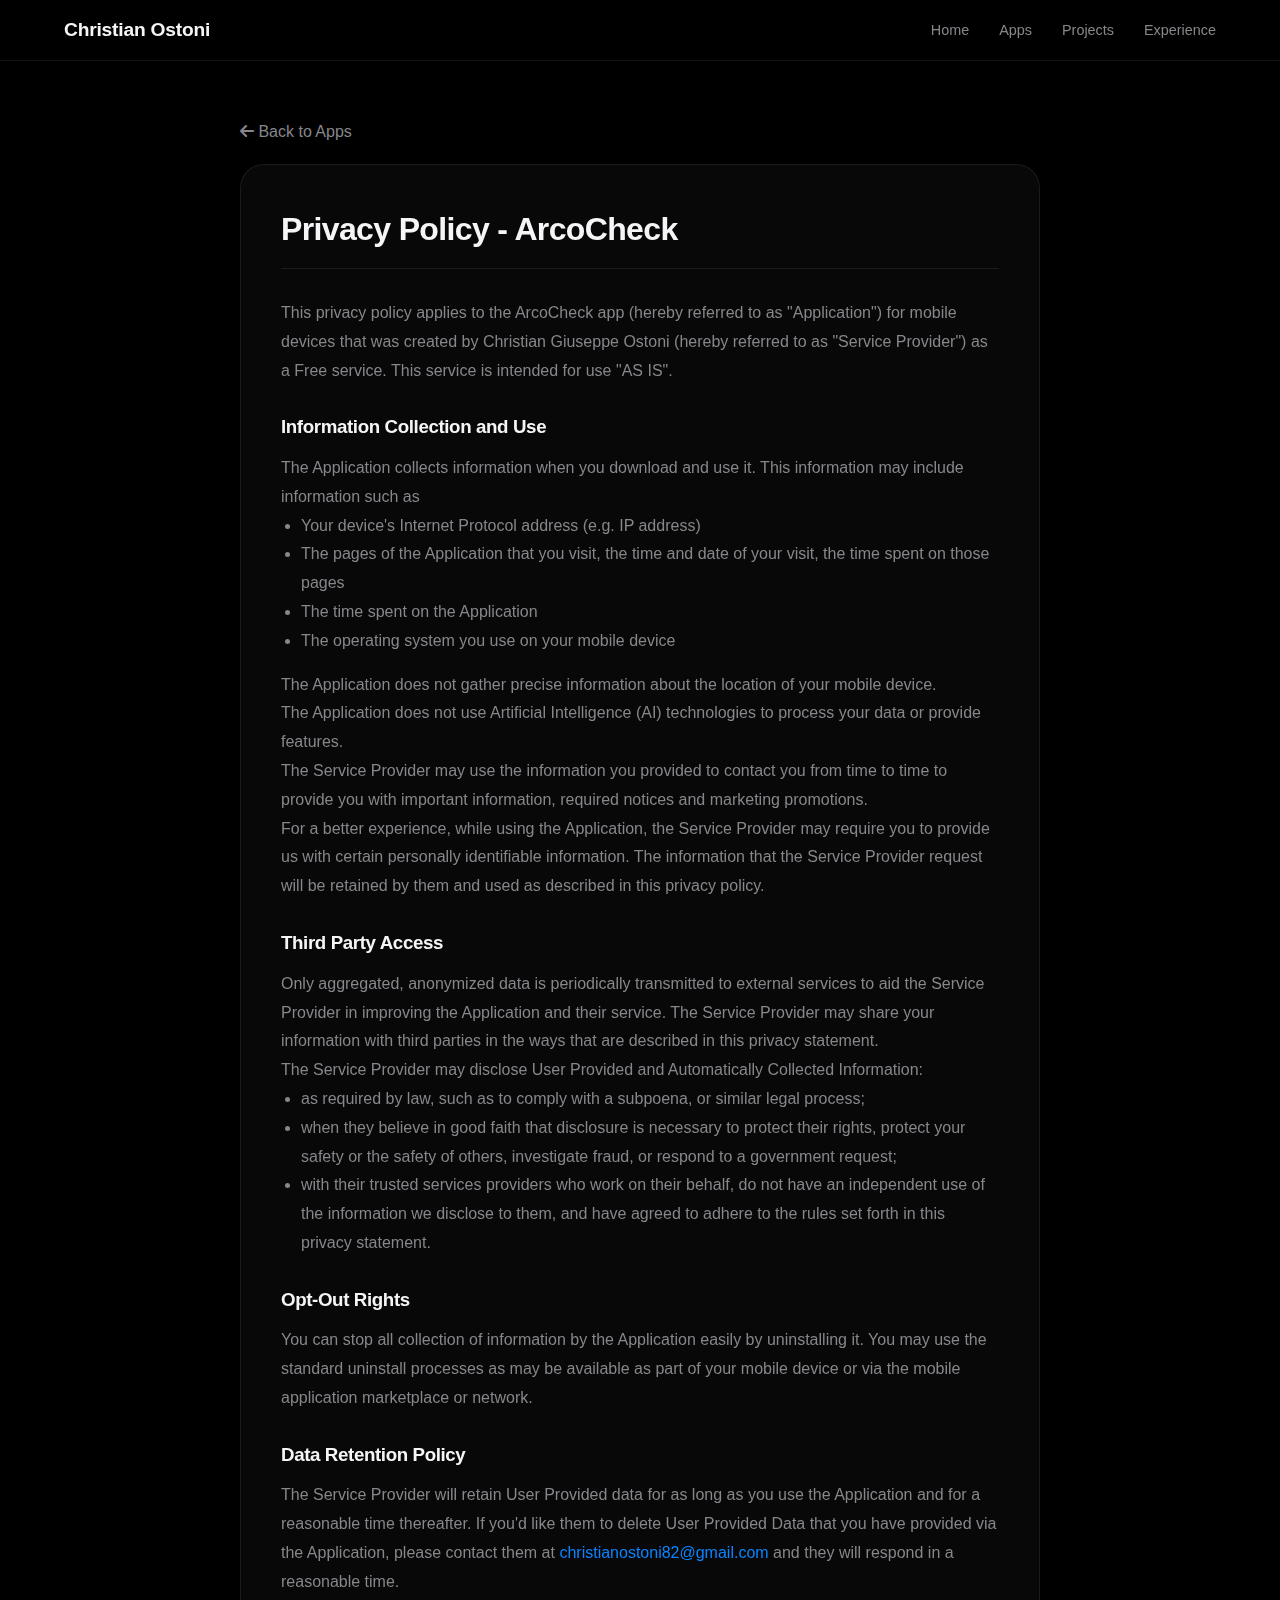
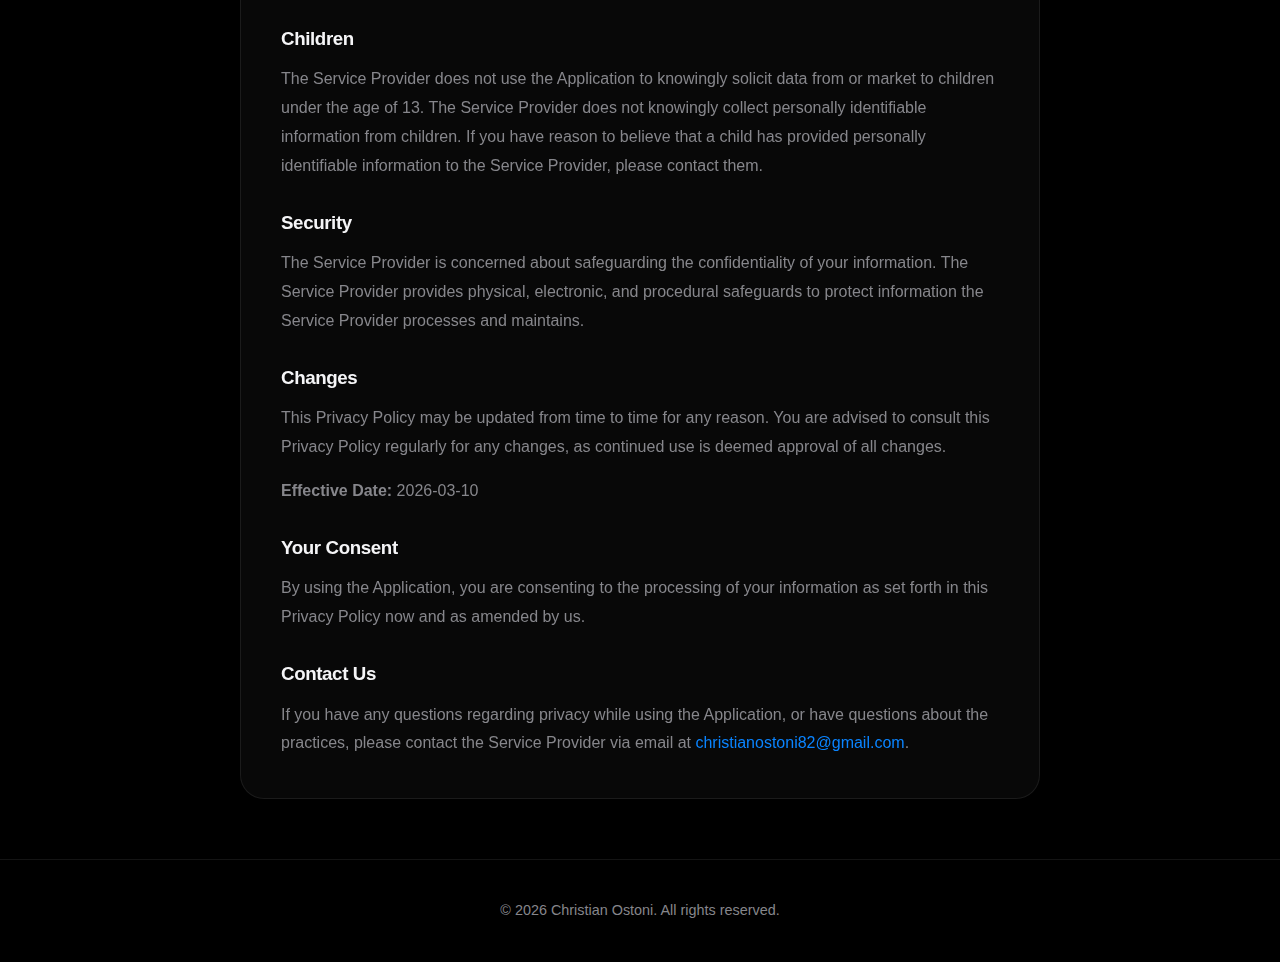
<file: apps/arcocheck/privacy.html>
<!DOCTYPE html>
<html lang="en">

<head>
  <meta charset="UTF-8">
  <meta name="viewport" content="width=device-width, initial-scale=1.0">
  <title>Privacy Policy - ArcoCheck</title>
  <link rel="stylesheet" href="../../css/main.css">
  <link rel="stylesheet" href="https://cdnjs.cloudflare.com/ajax/libs/font-awesome/6.0.0-beta3/css/all.min.css">
</head>

<body>
  <header>
    <div class="container">
      <a href="../../index.html" class="logo">Christian Ostoni</a>
      <nav>
        <ul>
          <li><a href="../../index.html">Home</a></li>
          <li><a href="../index.html">Apps</a></li>
          <li><a href="../../projects/index.html">Projects</a></li>
          <li><a href="../../experience/index.html">Experience</a></li>
        </ul>
      </nav>
    </div>
  </header>

  <main style="padding-top: 120px; min-height: 80vh; padding-bottom: 60px;">
    <div class="container" style="max-width: 800px;">
      <a href="../index.html" style="display: inline-block; margin-bottom: 20px; color: var(--text-secondary);"><i
          class="fas fa-arrow-left"></i> Back to Apps</a>
      <div class="glass-card">
        <h1
          style="font-size: 2rem; margin-bottom: 30px; border-bottom: 1px solid var(--card-border); padding-bottom: 15px;">
          Privacy Policy - ArcoCheck</h1>

        <div style="color: var(--text-secondary); line-height: 1.8;">
          <p>This privacy policy applies to the ArcoCheck app (hereby referred to as "Application") for mobile devices
            that was created by Christian Giuseppe Ostoni (hereby referred to as "Service Provider") as a Free service.
            This service is intended for use "AS IS".</p>

          <h3 style="color: var(--text-primary); margin: 25px 0 10px;">Information Collection and Use</h3>
          <p>The Application collects information when you download and use it. This information may include information
            such as </p>
          <ul style="margin-left: 20px; margin-bottom: 15px;">
            <li>Your device's Internet Protocol address (e.g. IP address)</li>
            <li>The pages of the Application that you visit, the time and date of your visit, the time spent on those
              pages</li>
            <li>The time spent on the Application</li>
            <li>The operating system you use on your mobile device</li>
          </ul>

          <p>The Application does not gather precise information about the location of your mobile device.</p>
          <p>The Application does not use Artificial Intelligence (AI) technologies to process your data or provide
            features.</p>
          <p>The Service Provider may use the information you provided to contact you from time to time to provide you
            with important information, required notices and marketing promotions.</p>
          <p>For a better experience, while using the Application, the Service Provider may require you to provide us
            with certain personally identifiable information. The information that the Service Provider request will be
            retained by them and used as described in this privacy policy.</p>

          <h3 style="color: var(--text-primary); margin: 25px 0 10px;">Third Party Access</h3>
          <p>Only aggregated, anonymized data is periodically transmitted to external services to aid the Service
            Provider in improving the Application and their service. The Service Provider may share your information
            with third parties in the ways that are described in this privacy statement.</p>
          <p>The Service Provider may disclose User Provided and Automatically Collected Information:</p>
          <ul style="margin-left: 20px; margin-bottom: 15px;">
            <li>as required by law, such as to comply with a subpoena, or similar legal process;</li>
            <li>when they believe in good faith that disclosure is necessary to protect their rights, protect your
              safety or the safety of others, investigate fraud, or respond to a government request;</li>
            <li>with their trusted services providers who work on their behalf, do not have an independent use of the
              information we disclose to them, and have agreed to adhere to the rules set forth in this privacy
              statement.</li>
          </ul>

          <h3 style="color: var(--text-primary); margin: 25px 0 10px;">Opt-Out Rights</h3>
          <p>You can stop all collection of information by the Application easily by uninstalling it. You may use the
            standard uninstall processes as may be available as part of your mobile device or via the mobile application
            marketplace or network.</p>

          <h3 style="color: var(--text-primary); margin: 25px 0 10px;">Data Retention Policy</h3>
          <p>The Service Provider will retain User Provided data for as long as you use the Application and for a
            reasonable time thereafter. If you'd like them to delete User Provided Data that you have provided via the
            Application, please contact them at <a
              href="mailto:christianostoni82@gmail.com">christianostoni82@gmail.com</a> and they will respond in a
            reasonable time.</p>

          <h3 style="color: var(--text-primary); margin: 25px 0 10px;">Children</h3>
          <p>The Service Provider does not use the Application to knowingly solicit data from or market to children
            under the age of 13. The Service Provider does not knowingly collect personally identifiable information
            from children. If you have reason to believe that a child has provided personally identifiable information
            to the Service Provider, please contact them.</p>

          <h3 style="color: var(--text-primary); margin: 25px 0 10px;">Security</h3>
          <p>The Service Provider is concerned about safeguarding the confidentiality of your information. The Service
            Provider provides physical, electronic, and procedural safeguards to protect information the Service
            Provider processes and maintains.</p>

          <h3 style="color: var(--text-primary); margin: 25px 0 10px;">Changes</h3>
          <p>This Privacy Policy may be updated from time to time for any reason. You are advised to consult this
            Privacy Policy regularly for any changes, as continued use is deemed approval of all changes.</p>

          <p style="margin-top: 15px;"><strong>Effective Date:</strong> 2026-03-10</p>

          <h3 style="color: var(--text-primary); margin: 25px 0 10px;">Your Consent</h3>
          <p>By using the Application, you are consenting to the processing of your information as set forth in this
            Privacy Policy now and as amended by us.</p>

          <h3 style="color: var(--text-primary); margin: 25px 0 10px;">Contact Us</h3>
          <p>If you have any questions regarding privacy while using the Application, or have questions about the
            practices, please contact the Service Provider via email at <a
              href="mailto:christianostoni82@gmail.com">christianostoni82@gmail.com</a>.</p>
        </div>
      </div>
    </div>
  </main>

  <footer>
    <div class="container">
      <p>&copy; 2026 Christian Ostoni. All rights reserved.</p>
    </div>
  </footer>
</body>

</html>
</file>
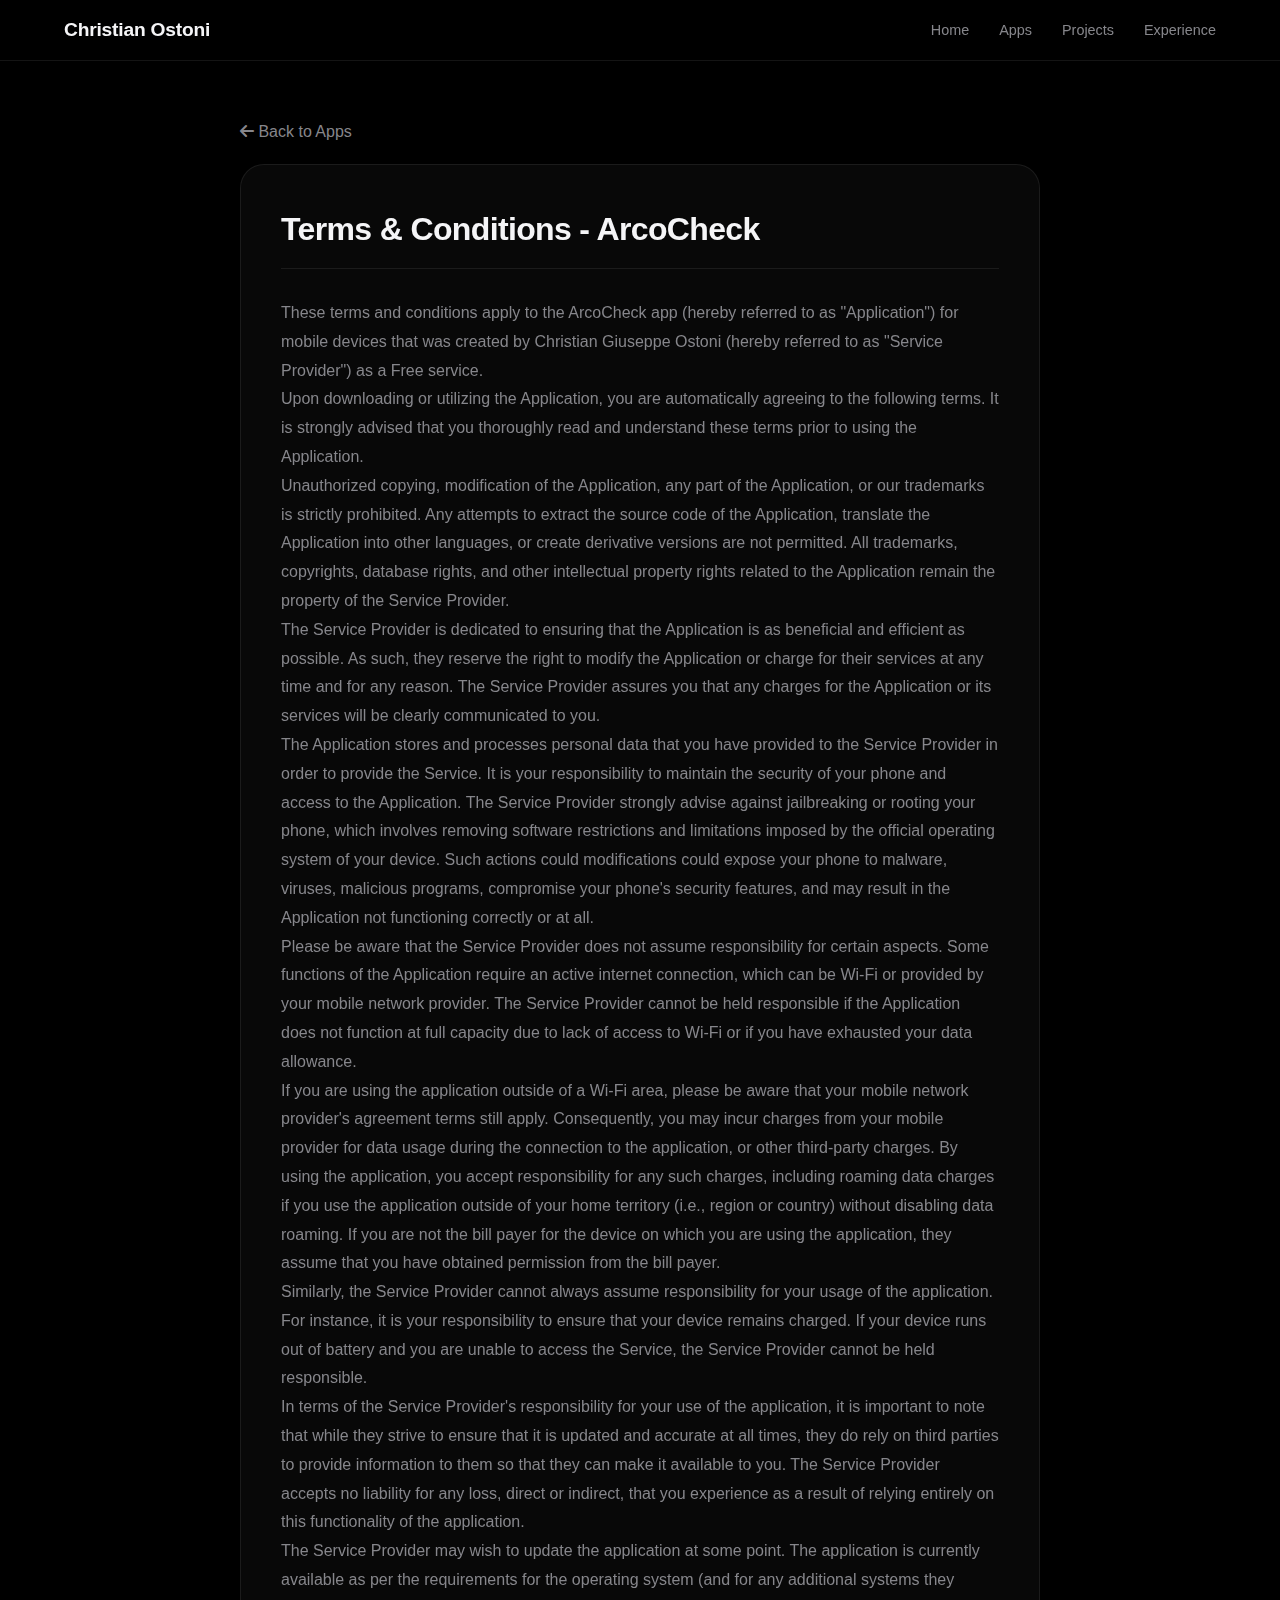
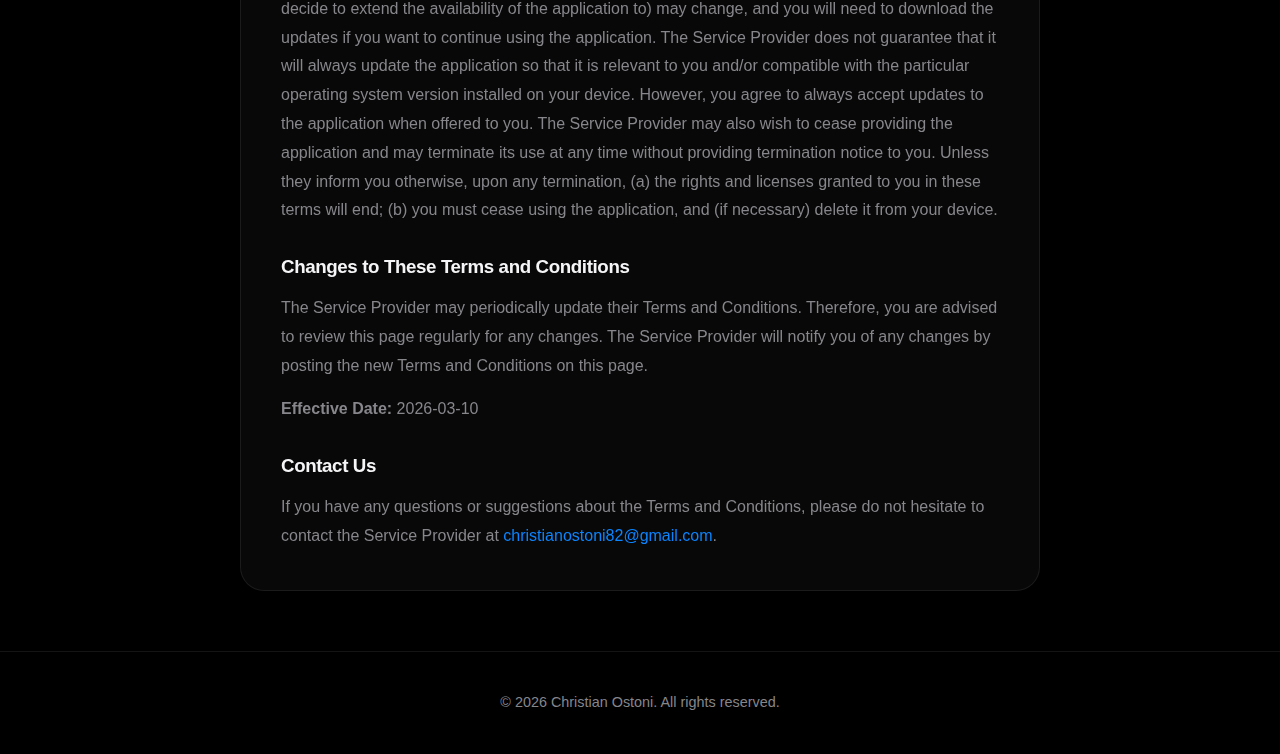
<file: apps/arcocheck/terms.html>
<!DOCTYPE html>
<html lang="en">

<head>
    <meta charset="UTF-8">
    <meta name="viewport" content="width=device-width, initial-scale=1.0">
    <title>Terms & Conditions - ArcoCheck</title>
    <link rel="stylesheet" href="../../css/main.css">
    <link rel="stylesheet" href="https://cdnjs.cloudflare.com/ajax/libs/font-awesome/6.0.0-beta3/css/all.min.css">
</head>

<body>
    <header>
        <div class="container">
            <a href="../../index.html" class="logo">Christian Ostoni</a>
            <nav>
                <ul>
                    <li><a href="../../index.html">Home</a></li>
                    <li><a href="../index.html">Apps</a></li>
                    <li><a href="../../projects/index.html">Projects</a></li>
                    <li><a href="../../experience/index.html">Experience</a></li>
                </ul>
            </nav>
        </div>
    </header>

    <main style="padding-top: 120px; min-height: 80vh; padding-bottom: 60px;">
        <div class="container" style="max-width: 800px;">
            <a href="../index.html" style="display: inline-block; margin-bottom: 20px; color: var(--text-secondary);"><i
                    class="fas fa-arrow-left"></i> Back to Apps</a>
            <div class="glass-card">
                <h1
                    style="font-size: 2rem; margin-bottom: 30px; border-bottom: 1px solid var(--card-border); padding-bottom: 15px;">
                    Terms & Conditions - ArcoCheck</h1>

                <div style="color: var(--text-secondary); line-height: 1.8;">
                    <p>These terms and conditions apply to the ArcoCheck app (hereby referred to as "Application") for
                        mobile devices that was created by Christian Giuseppe Ostoni (hereby referred to as "Service
                        Provider") as a Free service.</p>
                    <p>Upon downloading or utilizing the Application, you are automatically agreeing to the following
                        terms. It is strongly advised that you thoroughly read and understand these terms prior to using
                        the Application.</p>

                    <p>Unauthorized copying, modification of the Application, any part of the Application, or our
                        trademarks is strictly prohibited. Any attempts to extract the source code of the Application,
                        translate the Application into other languages, or create derivative versions are not permitted.
                        All trademarks, copyrights, database rights, and other intellectual property rights related to
                        the Application remain the property of the Service Provider.</p>

                    <p>The Service Provider is dedicated to ensuring that the Application is as beneficial and efficient
                        as possible. As such, they reserve the right to modify the Application or charge for their
                        services at any time and for any reason. The Service Provider assures you that any charges for
                        the Application or its services will be clearly communicated to you.</p>

                    <p>The Application stores and processes personal data that you have provided to the Service Provider
                        in order to provide the Service. It is your responsibility to maintain the security of your
                        phone and access to the Application. The Service Provider strongly advise against jailbreaking
                        or rooting your phone, which involves removing software restrictions and limitations imposed by
                        the official operating system of your device. Such actions could modifications could expose your
                        phone to malware, viruses, malicious programs, compromise your phone's security features, and
                        may result in the Application not functioning correctly or at all.</p>

                    <p>Please be aware that the Service Provider does not assume responsibility for certain aspects.
                        Some functions of the Application require an active internet connection, which can be Wi-Fi or
                        provided by your mobile network provider. The Service Provider cannot be held responsible if the
                        Application does not function at full capacity due to lack of access to Wi-Fi or if you have
                        exhausted your data allowance.</p>

                    <p>If you are using the application outside of a Wi-Fi area, please be aware that your mobile
                        network provider's agreement terms still apply. Consequently, you may incur charges from your
                        mobile provider for data usage during the connection to the application, or other third-party
                        charges. By using the application, you accept responsibility for any such charges, including
                        roaming data charges if you use the application outside of your home territory (i.e., region or
                        country) without disabling data roaming. If you are not the bill payer for the device on which
                        you are using the application, they assume that you have obtained permission from the bill
                        payer.</p>

                    <p>Similarly, the Service Provider cannot always assume responsibility for your usage of the
                        application. For instance, it is your responsibility to ensure that your device remains charged.
                        If your device runs out of battery and you are unable to access the Service, the Service
                        Provider cannot be held responsible.</p>

                    <p>In terms of the Service Provider's responsibility for your use of the application, it is
                        important to note that while they strive to ensure that it is updated and accurate at all times,
                        they do rely on third parties to provide information to them so that they can make it available
                        to you. The Service Provider accepts no liability for any loss, direct or indirect, that you
                        experience as a result of relying entirely on this functionality of the application.</p>

                    <p>The Service Provider may wish to update the application at some point. The application is
                        currently available as per the requirements for the operating system (and for any additional
                        systems they decide to extend the availability of the application to) may change, and you will
                        need to download the updates if you want to continue using the application. The Service Provider
                        does not guarantee that it will always update the application so that it is relevant to you
                        and/or compatible with the particular operating system version installed on your device.
                        However, you agree to always accept updates to the application when offered to you. The Service
                        Provider may also wish to cease providing the application and may terminate its use at any time
                        without providing termination notice to you. Unless they inform you otherwise, upon any
                        termination, (a) the rights and licenses granted to you in these terms will end; (b) you must
                        cease using the application, and (if necessary) delete it from your device.</p>

                    <h3 style="color: var(--text-primary); margin: 25px 0 10px;">Changes to These Terms and Conditions
                    </h3>
                    <p>The Service Provider may periodically update their Terms and Conditions. Therefore, you are
                        advised to review this page regularly for any changes. The Service Provider will notify you of
                        any changes by posting the new Terms and Conditions on this page.</p>

                    <p style="margin-top: 15px;"><strong>Effective Date:</strong> 2026-03-10</p>

                    <h3 style="color: var(--text-primary); margin: 25px 0 10px;">Contact Us</h3>
                    <p>If you have any questions or suggestions about the Terms and Conditions, please do not hesitate
                        to contact the Service Provider at <a
                            href="mailto:christianostoni82@gmail.com">christianostoni82@gmail.com</a>.</p>
                </div>
            </div>
        </div>
    </main>

    <footer>
        <div class="container">
            <p>&copy; 2026 Christian Ostoni. All rights reserved.</p>
        </div>
    </footer>
</body>

</html>
</file>
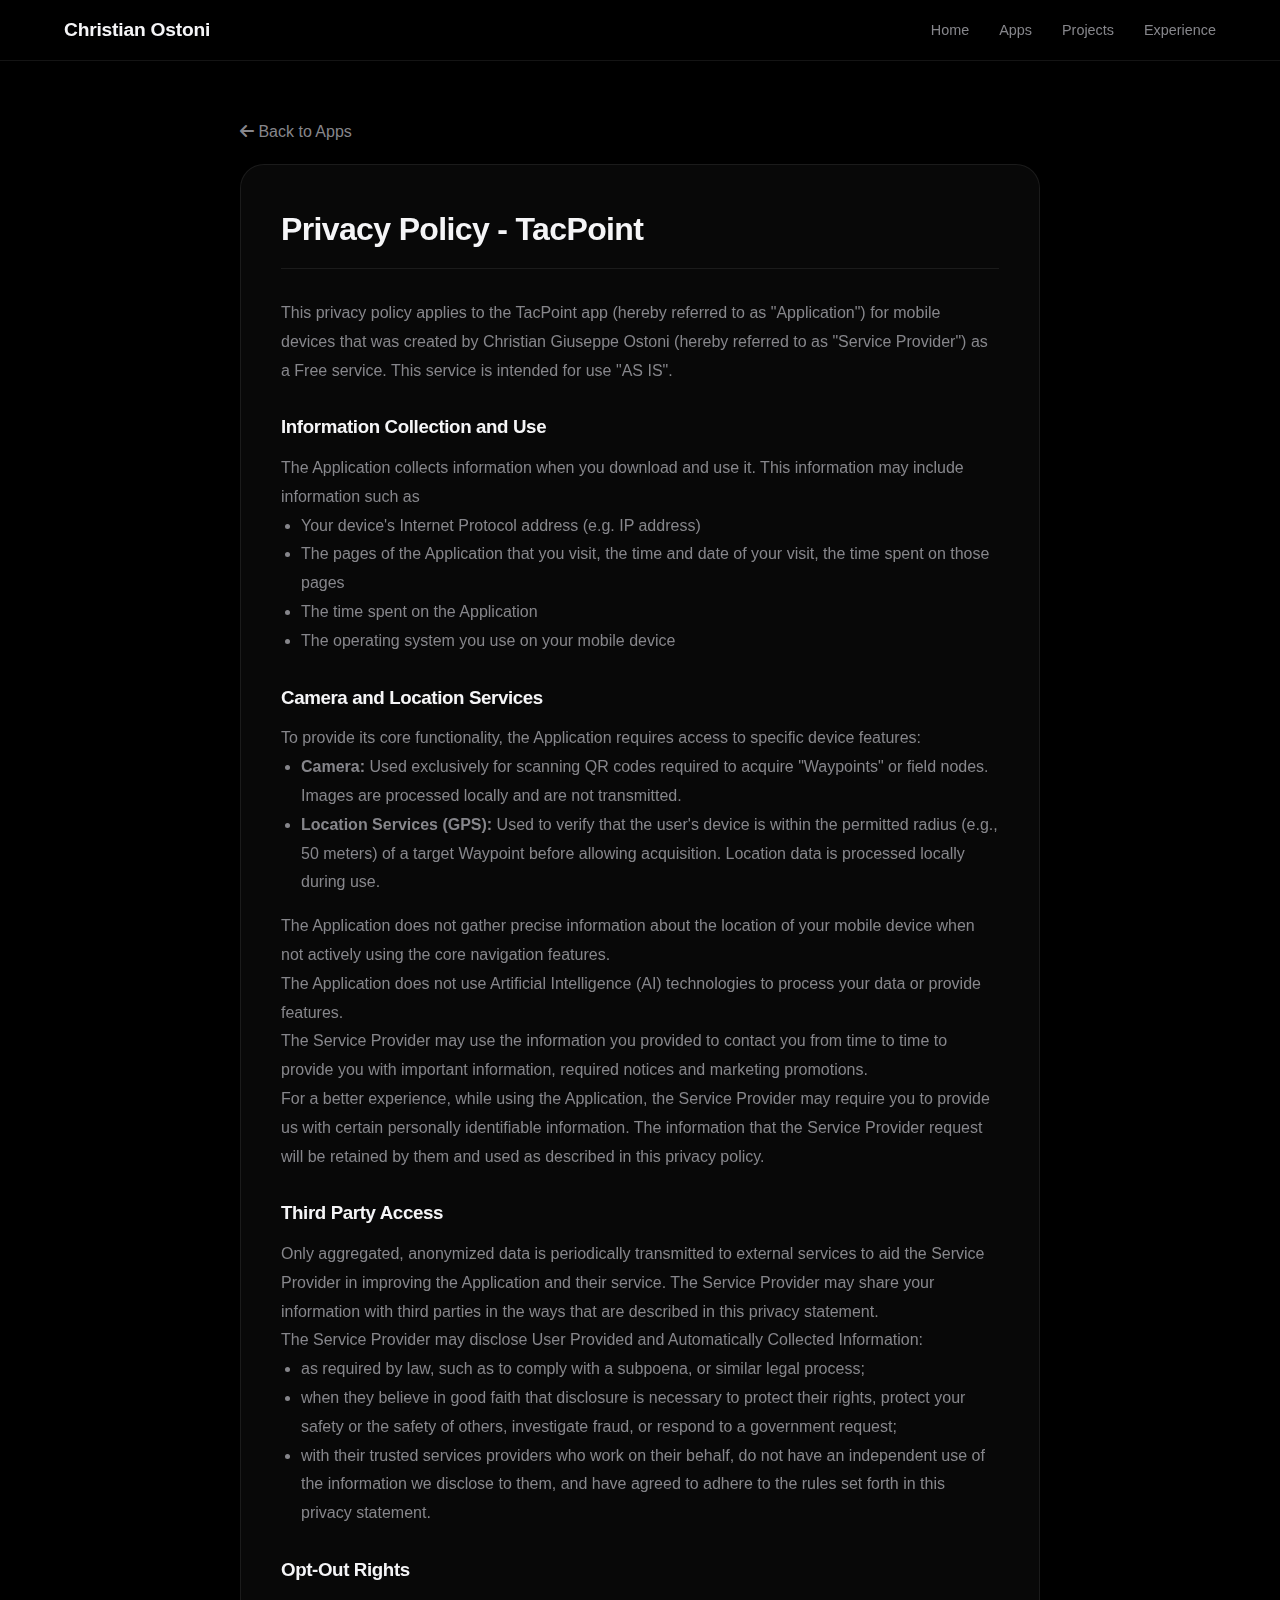
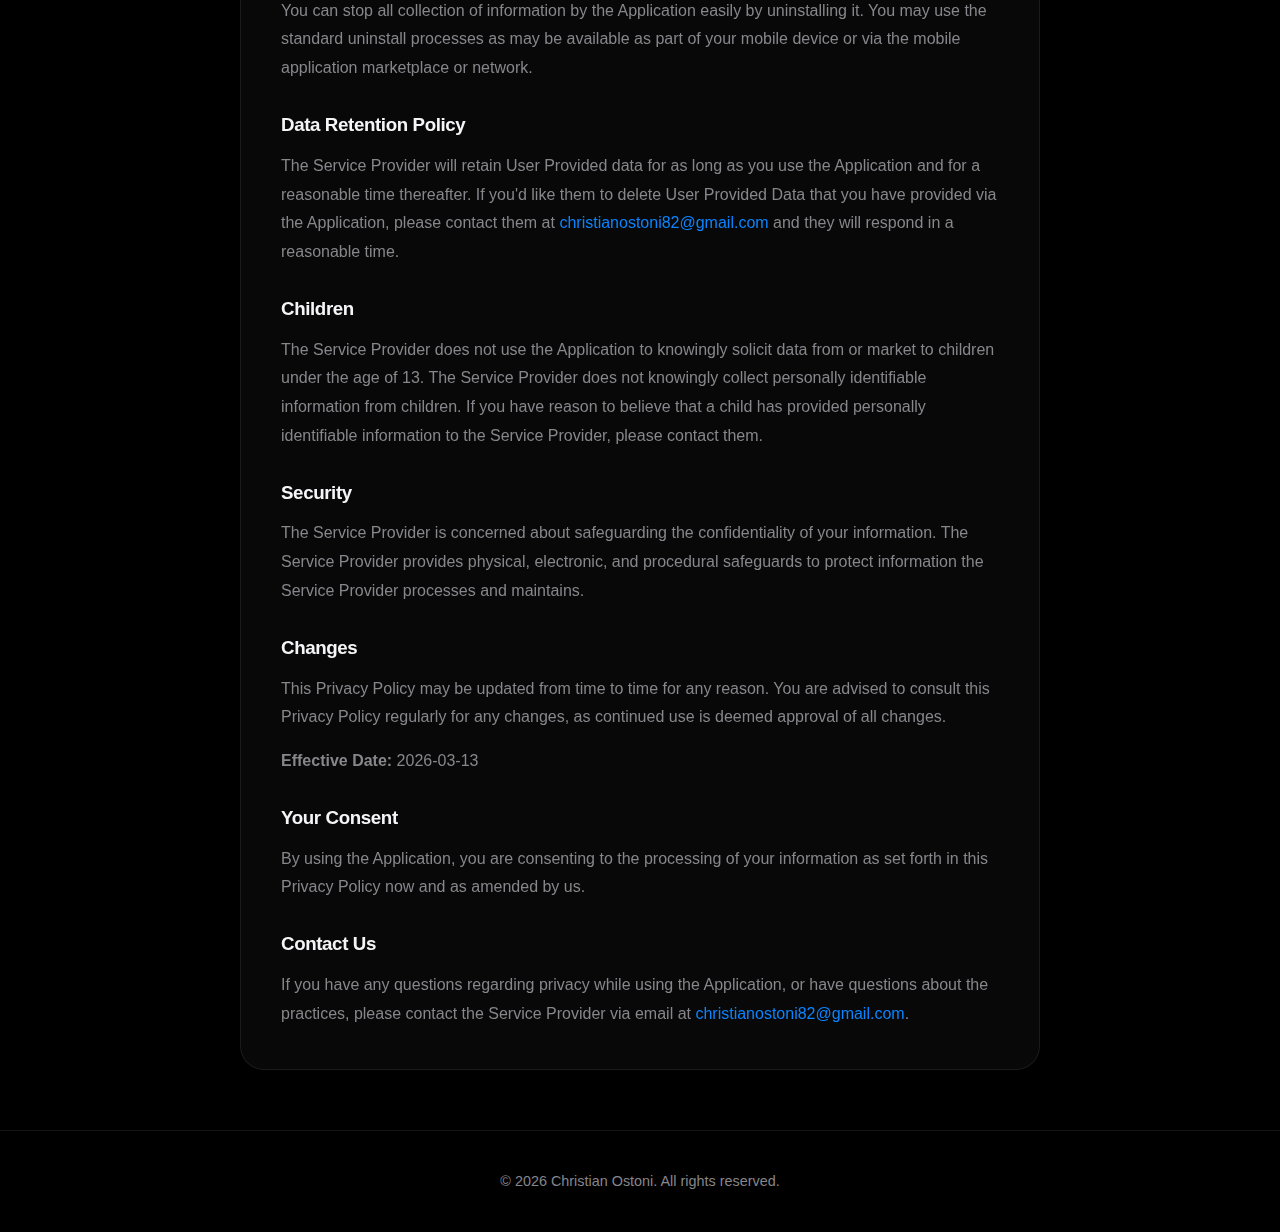
<file: apps/tacpoint/privacy.html>
<!DOCTYPE html>
<html lang="en">

<head>
    <meta charset="UTF-8">
    <meta name="viewport" content="width=device-width, initial-scale=1.0">
    <title>Privacy Policy - TacPoint</title>
    <link rel="stylesheet" href="../../css/main.css">
    <link rel="stylesheet" href="https://cdnjs.cloudflare.com/ajax/libs/font-awesome/6.0.0-beta3/css/all.min.css">
</head>

<body>
    <header>
        <div class="container">
            <a href="../../index.html" class="logo">Christian Ostoni</a>
            <nav>
                <ul>
                    <li><a href="../../index.html">Home</a></li>
                    <li><a href="../index.html">Apps</a></li>
                    <li><a href="../../projects/index.html">Projects</a></li>
                    <li><a href="../../experience/index.html">Experience</a></li>
                </ul>
            </nav>
        </div>
    </header>

    <main style="padding-top: 120px; min-height: 80vh; padding-bottom: 60px;">
        <div class="container" style="max-width: 800px;">
            <a href="../index.html" style="display: inline-block; margin-bottom: 20px; color: var(--text-secondary);"><i
                    class="fas fa-arrow-left"></i> Back to Apps</a>
            <div class="glass-card">
                <h1
                    style="font-size: 2rem; margin-bottom: 30px; border-bottom: 1px solid var(--card-border); padding-bottom: 15px;">
                    Privacy Policy - TacPoint</h1>

                <div style="color: var(--text-secondary); line-height: 1.8;">
                    <p>This privacy policy applies to the TacPoint app (hereby referred to as "Application") for mobile
                        devices
                        that was created by Christian Giuseppe Ostoni (hereby referred to as "Service Provider") as a
                        Free service.
                        This service is intended for use "AS IS".</p>

                    <h3 style="color: var(--text-primary); margin: 25px 0 10px;">Information Collection and Use</h3>
                    <p>The Application collects information when you download and use it. This information may include
                        information
                        such as </p>
                    <ul style="margin-left: 20px; margin-bottom: 15px;">
                        <li>Your device's Internet Protocol address (e.g. IP address)</li>
                        <li>The pages of the Application that you visit, the time and date of your visit, the time spent
                            on those
                            pages</li>
                        <li>The time spent on the Application</li>
                        <li>The operating system you use on your mobile device</li>
                    </ul>

                    <h3 style="color: var(--text-primary); margin: 25px 0 10px;">Camera and Location Services</h3>
                    <p>To provide its core functionality, the Application requires access to specific device features:
                    </p>
                    <ul style="margin-left: 20px; margin-bottom: 15px;">
                        <li><b>Camera:</b> Used exclusively for scanning QR codes required to acquire "Waypoints" or
                            field nodes. Images are processed locally and are not transmitted.</li>
                        <li><b>Location Services (GPS):</b> Used to verify that the user's device is within the
                            permitted radius (e.g., 50 meters) of a target Waypoint before allowing acquisition.
                            Location data is processed locally during use.</li>
                    </ul>

                    <p>The Application does not gather precise information about the location of your mobile device when
                        not actively using the core navigation features.</p>
                    <p>The Application does not use Artificial Intelligence (AI) technologies to process your data or
                        provide
                        features.</p>
                    <p>The Service Provider may use the information you provided to contact you from time to time to
                        provide you
                        with important information, required notices and marketing promotions.</p>
                    <p>For a better experience, while using the Application, the Service Provider may require you to
                        provide us
                        with certain personally identifiable information. The information that the Service Provider
                        request will be
                        retained by them and used as described in this privacy policy.</p>

                    <h3 style="color: var(--text-primary); margin: 25px 0 10px;">Third Party Access</h3>
                    <p>Only aggregated, anonymized data is periodically transmitted to external services to aid the
                        Service
                        Provider in improving the Application and their service. The Service Provider may share your
                        information
                        with third parties in the ways that are described in this privacy statement.</p>
                    <p>The Service Provider may disclose User Provided and Automatically Collected Information:</p>
                    <ul style="margin-left: 20px; margin-bottom: 15px;">
                        <li>as required by law, such as to comply with a subpoena, or similar legal process;</li>
                        <li>when they believe in good faith that disclosure is necessary to protect their rights,
                            protect your
                            safety or the safety of others, investigate fraud, or respond to a government request;</li>
                        <li>with their trusted services providers who work on their behalf, do not have an independent
                            use of the
                            information we disclose to them, and have agreed to adhere to the rules set forth in this
                            privacy
                            statement.</li>
                    </ul>

                    <h3 style="color: var(--text-primary); margin: 25px 0 10px;">Opt-Out Rights</h3>
                    <p>You can stop all collection of information by the Application easily by uninstalling it. You may
                        use the
                        standard uninstall processes as may be available as part of your mobile device or via the mobile
                        application
                        marketplace or network.</p>

                    <h3 style="color: var(--text-primary); margin: 25px 0 10px;">Data Retention Policy</h3>
                    <p>The Service Provider will retain User Provided data for as long as you use the Application and
                        for a
                        reasonable time thereafter. If you'd like them to delete User Provided Data that you have
                        provided via the
                        Application, please contact them at <a
                            href="mailto:christianostoni82@gmail.com">christianostoni82@gmail.com</a> and they will
                        respond in a
                        reasonable time.</p>

                    <h3 style="color: var(--text-primary); margin: 25px 0 10px;">Children</h3>
                    <p>The Service Provider does not use the Application to knowingly solicit data from or market to
                        children
                        under the age of 13. The Service Provider does not knowingly collect personally identifiable
                        information
                        from children. If you have reason to believe that a child has provided personally identifiable
                        information
                        to the Service Provider, please contact them.</p>

                    <h3 style="color: var(--text-primary); margin: 25px 0 10px;">Security</h3>
                    <p>The Service Provider is concerned about safeguarding the confidentiality of your information. The
                        Service
                        Provider provides physical, electronic, and procedural safeguards to protect information the
                        Service
                        Provider processes and maintains.</p>

                    <h3 style="color: var(--text-primary); margin: 25px 0 10px;">Changes</h3>
                    <p>This Privacy Policy may be updated from time to time for any reason. You are advised to consult
                        this
                        Privacy Policy regularly for any changes, as continued use is deemed approval of all changes.
                    </p>

                    <p style="margin-top: 15px;"><strong>Effective Date:</strong> 2026-03-13</p>

                    <h3 style="color: var(--text-primary); margin: 25px 0 10px;">Your Consent</h3>
                    <p>By using the Application, you are consenting to the processing of your information as set forth
                        in this
                        Privacy Policy now and as amended by us.</p>

                    <h3 style="color: var(--text-primary); margin: 25px 0 10px;">Contact Us</h3>
                    <p>If you have any questions regarding privacy while using the Application, or have questions about
                        the
                        practices, please contact the Service Provider via email at <a
                            href="mailto:christianostoni82@gmail.com">christianostoni82@gmail.com</a>.</p>
                </div>
            </div>
        </div>
    </main>

    <footer>
        <div class="container">
            <p>&copy; 2026 Christian Ostoni. All rights reserved.</p>
        </div>
    </footer>
</body>

</html>
</file>
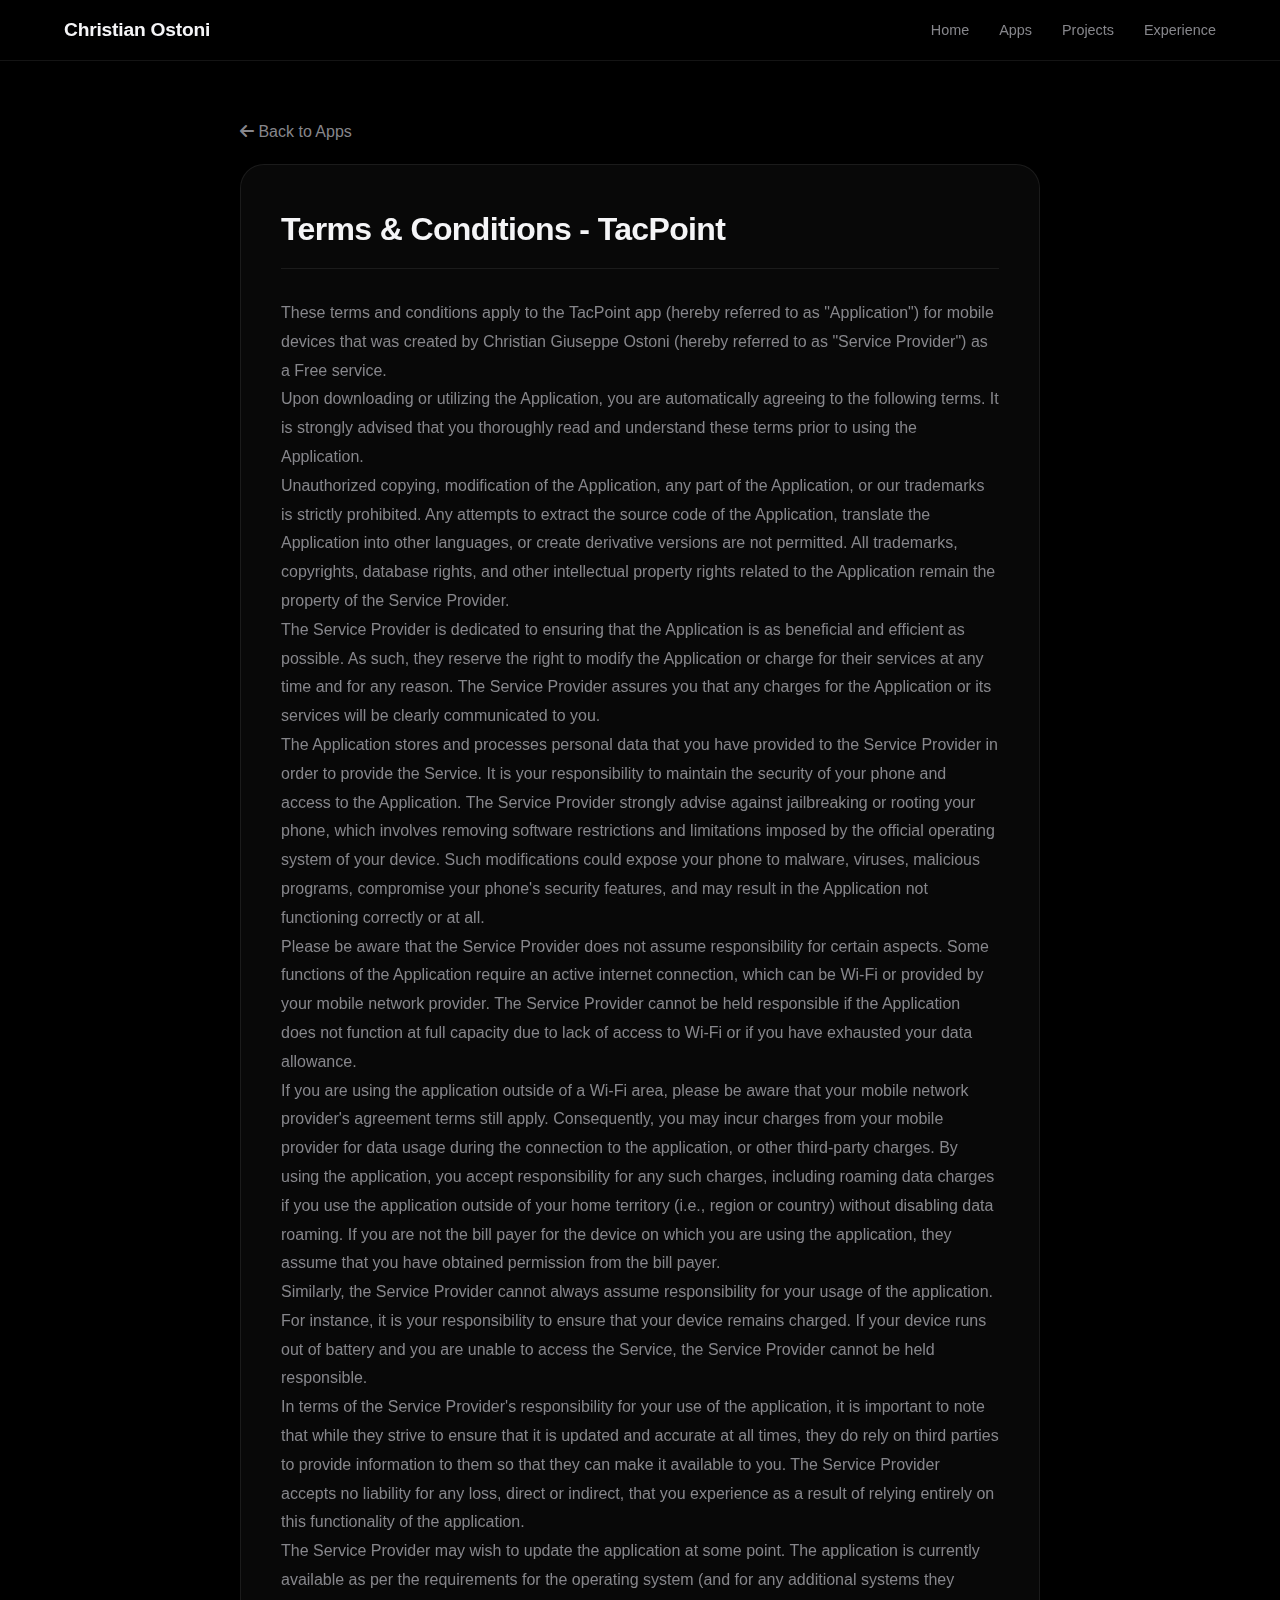
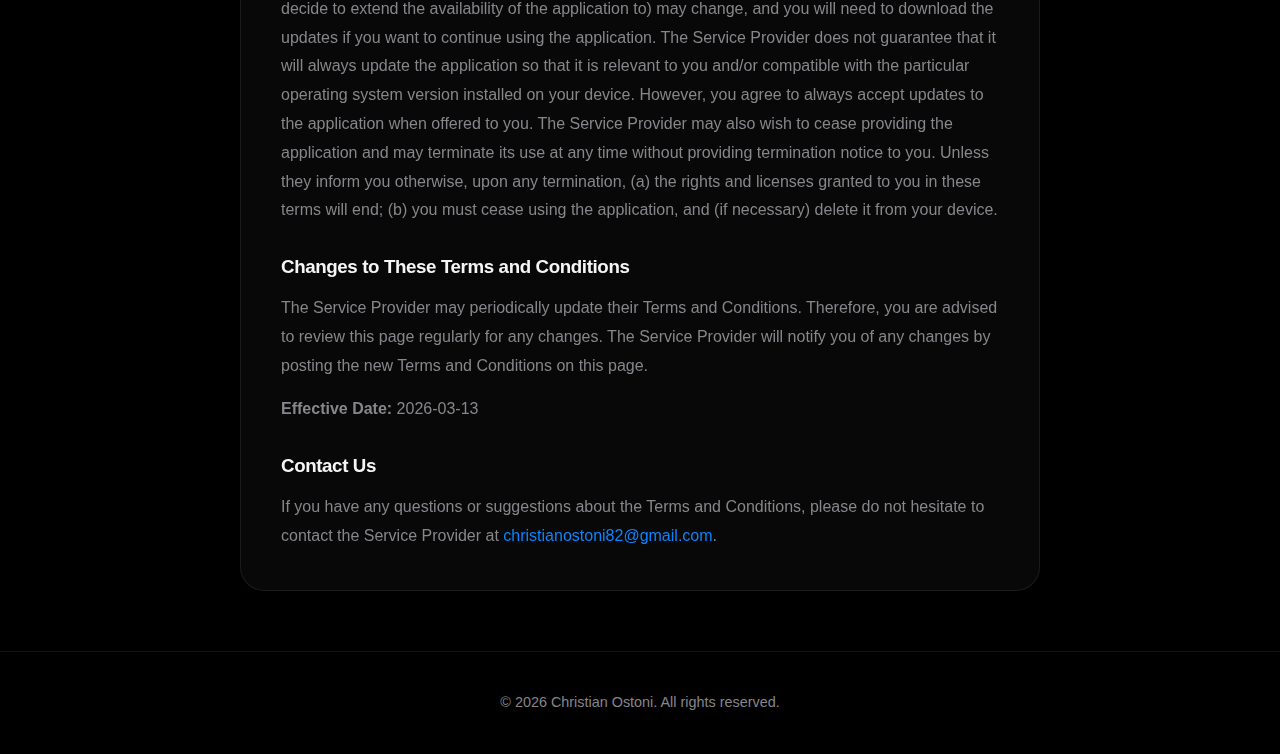
<file: apps/tacpoint/terms.html>
<!DOCTYPE html>
<html lang="en">

<head>
    <meta charset="UTF-8">
    <meta name="viewport" content="width=device-width, initial-scale=1.0">
    <title>Terms & Conditions - TacPoint</title>
    <link rel="stylesheet" href="../../css/main.css">
    <link rel="stylesheet" href="https://cdnjs.cloudflare.com/ajax/libs/font-awesome/6.0.0-beta3/css/all.min.css">
</head>

<body>
    <header>
        <div class="container">
            <a href="../../index.html" class="logo">Christian Ostoni</a>
            <nav>
                <ul>
                    <li><a href="../../index.html">Home</a></li>
                    <li><a href="../index.html">Apps</a></li>
                    <li><a href="../../projects/index.html">Projects</a></li>
                    <li><a href="../../experience/index.html">Experience</a></li>
                </ul>
            </nav>
        </div>
    </header>

    <main style="padding-top: 120px; min-height: 80vh; padding-bottom: 60px;">
        <div class="container" style="max-width: 800px;">
            <a href="../index.html" style="display: inline-block; margin-bottom: 20px; color: var(--text-secondary);"><i
                    class="fas fa-arrow-left"></i> Back to Apps</a>
            <div class="glass-card">
                <h1
                    style="font-size: 2rem; margin-bottom: 30px; border-bottom: 1px solid var(--card-border); padding-bottom: 15px;">
                    Terms & Conditions - TacPoint</h1>

                <div style="color: var(--text-secondary); line-height: 1.8;">
                    <p>These terms and conditions apply to the TacPoint app (hereby referred to as "Application") for
                        mobile devices that was created by Christian Giuseppe Ostoni (hereby referred to as "Service
                        Provider") as a Free service.</p>
                    <p>Upon downloading or utilizing the Application, you are automatically agreeing to the following
                        terms. It is strongly advised that you thoroughly read and understand these terms prior to using
                        the Application.</p>

                    <p>Unauthorized copying, modification of the Application, any part of the Application, or our
                        trademarks is strictly prohibited. Any attempts to extract the source code of the Application,
                        translate the Application into other languages, or create derivative versions are not permitted.
                        All trademarks, copyrights, database rights, and other intellectual property rights related to
                        the Application remain the property of the Service Provider.</p>

                    <p>The Service Provider is dedicated to ensuring that the Application is as beneficial and efficient
                        as possible. As such, they reserve the right to modify the Application or charge for their
                        services at any time and for any reason. The Service Provider assures you that any charges for
                        the Application or its services will be clearly communicated to you.</p>

                    <p>The Application stores and processes personal data that you have provided to the Service Provider
                        in order to provide the Service. It is your responsibility to maintain the security of your
                        phone and access to the Application. The Service Provider strongly advise against jailbreaking
                        or rooting your phone, which involves removing software restrictions and limitations imposed by
                        the official operating system of your device. Such modifications could expose your phone to
                        malware, viruses, malicious programs, compromise your phone's security features, and may result
                        in the Application not functioning correctly or at all.</p>

                    <p>Please be aware that the Service Provider does not assume responsibility for certain aspects.
                        Some functions of the Application require an active internet connection, which can be Wi-Fi or
                        provided by your mobile network provider. The Service Provider cannot be held responsible if the
                        Application does not function at full capacity due to lack of access to Wi-Fi or if you have
                        exhausted your data allowance.</p>

                    <p>If you are using the application outside of a Wi-Fi area, please be aware that your mobile
                        network provider's agreement terms still apply. Consequently, you may incur charges from your
                        mobile provider for data usage during the connection to the application, or other third-party
                        charges. By using the application, you accept responsibility for any such charges, including
                        roaming data charges if you use the application outside of your home territory (i.e., region or
                        country) without disabling data roaming. If you are not the bill payer for the device on which
                        you are using the application, they assume that you have obtained permission from the bill
                        payer.</p>

                    <p>Similarly, the Service Provider cannot always assume responsibility for your usage of the
                        application. For instance, it is your responsibility to ensure that your device remains charged.
                        If your device runs out of battery and you are unable to access the Service, the Service
                        Provider cannot be held responsible.</p>

                    <p>In terms of the Service Provider's responsibility for your use of the application, it is
                        important to note that while they strive to ensure that it is updated and accurate at all times,
                        they do rely on third parties to provide information to them so that they can make it available
                        to you. The Service Provider accepts no liability for any loss, direct or indirect, that you
                        experience as a result of relying entirely on this functionality of the application.</p>

                    <p>The Service Provider may wish to update the application at some point. The application is
                        currently available as per the requirements for the operating system (and for any additional
                        systems they decide to extend the availability of the application to) may change, and you will
                        need to download the updates if you want to continue using the application. The Service Provider
                        does not guarantee that it will always update the application so that it is relevant to you
                        and/or compatible with the particular operating system version installed on your device.
                        However, you agree to always accept updates to the application when offered to you. The Service
                        Provider may also wish to cease providing the application and may terminate its use at any time
                        without providing termination notice to you. Unless they inform you otherwise, upon any
                        termination, (a) the rights and licenses granted to you in these terms will end; (b) you must
                        cease using the application, and (if necessary) delete it from your device.</p>

                    <h3 style="color: var(--text-primary); margin: 25px 0 10px;">Changes to These Terms and Conditions
                    </h3>
                    <p>The Service Provider may periodically update their Terms and Conditions. Therefore, you are
                        advised to review this page regularly for any changes. The Service Provider will notify you of
                        any changes by posting the new Terms and Conditions on this page.</p>

                    <p style="margin-top: 15px;"><strong>Effective Date:</strong> 2026-03-13</p>

                    <h3 style="color: var(--text-primary); margin: 25px 0 10px;">Contact Us</h3>
                    <p>If you have any questions or suggestions about the Terms and Conditions, please do not hesitate
                        to contact the Service Provider at <a
                            href="mailto:christianostoni82@gmail.com">christianostoni82@gmail.com</a>.</p>
                </div>
            </div>
        </div>
    </main>

    <footer>
        <div class="container">
            <p>&copy; 2026 Christian Ostoni. All rights reserved.</p>
        </div>
    </footer>
</body>

</html>
</file>
<file: css/main.css>
/* ==========================================================================
   Modern Apple-Inspired Dark Theme CSS
   ========================================================================== */

/* Variables */
:root {
    --bg-color: #000000;
    --bg-secondary: #111111;
    --text-primary: #f5f5f7;
    --text-secondary: #86868b;
    --accent-color: #0a84ff;
    --accent-hover: #007aff;
    --card-bg: rgba(255, 255, 255, 0.03);
    --card-border: rgba(255, 255, 255, 0.08);
    --nav-bg: rgba(0, 0, 0, 0.7);
    --font-family: -apple-system, BlinkMacSystemFont, "SF Pro Text", "Segoe UI", Roboto, Helvetica, Arial, sans-serif;
}

/* Reset & Basics */
* {
    margin: 0;
    padding: 0;
    box-sizing: border-box;
}

html {
    scroll-behavior: smooth;
}

body {
    font-family: var(--font-family);
    background-color: var(--bg-color);
    color: var(--text-primary);
    line-height: 1.5;
    -webkit-font-smoothing: antialiased;
    -moz-osx-font-smoothing: grayscale;
}

h1,
h2,
h3,
h4,
h5,
h6 {
    font-weight: 600;
    letter-spacing: -0.02em;
}

a {
    color: var(--accent-color);
    text-decoration: none;
    transition: color 0.3s ease;
}

a:hover {
    color: var(--accent-hover);
}

.container {
    width: 90%;
    max-width: 1200px;
    margin: 0 auto;
}

/* Navigation */
header {
    position: fixed;
    top: 0;
    left: 0;
    width: 100%;
    z-index: 1000;
    background-color: var(--nav-bg);
    backdrop-filter: blur(20px);
    -webkit-backdrop-filter: blur(20px);
    border-bottom: 1px solid var(--card-border);
    transition: all 0.3s ease;
}

header .container {
    display: flex;
    justify-content: space-between;
    align-items: center;
    height: 60px;
}

.logo {
    font-size: 1.2rem;
    font-weight: 600;
    color: var(--text-primary);
    text-decoration: none;
    letter-spacing: -0.01em;
}

nav ul {
    display: flex;
    list-style: none;
    gap: 30px;
}

nav ul li a {
    color: var(--text-secondary);
    font-size: 0.9rem;
    font-weight: 400;
    transition: color 0.2s ease;
}

nav ul li a:hover,
nav ul li a.active {
    color: var(--text-primary);
}

/* Buttons */
.btn {
    display: inline-flex;
    align-items: center;
    justify-content: center;
    padding: 12px 24px;
    border-radius: 980px;
    /* Pillow shape */
    background-color: var(--text-primary);
    color: var(--bg-color);
    font-size: 1rem;
    font-weight: 500;
    text-decoration: none;
    transition: all 0.3s cubic-bezier(0.25, 0.1, 0.25, 1);
    box-shadow: 0 4px 14px 0 rgba(255, 255, 255, 0.1);
    border: none;
    cursor: pointer;
    gap: 8px;
}

.btn:hover {
    transform: translateY(-2px);
    box-shadow: 0 6px 20px rgba(255, 255, 255, 0.15);
    background-color: #ffffff;
    color: #000;
}

.btn-secondary {
    background-color: var(--card-bg);
    color: var(--text-primary);
    border: 1px solid var(--card-border);
    box-shadow: none;
    backdrop-filter: blur(10px);
}

.btn-secondary:hover {
    background-color: rgba(255, 255, 255, 0.1);
    color: var(--text-primary);
    box-shadow: 0 0 0 1px rgba(255, 255, 255, 0.2);
}

.btn-accent {
    background-color: var(--accent-color);
    color: white;
    box-shadow: 0 4px 14px 0 rgba(10, 132, 255, 0.3);
}

.btn-accent:hover {
    background-color: var(--accent-hover);
    color: white;
    box-shadow: 0 6px 20px rgba(10, 132, 255, 0.4);
}

/* Typography Classes */
.text-gradient {
    background: linear-gradient(135deg, #fff 0%, #a5a5a5 100%);
    -webkit-background-clip: text;
    -webkit-text-fill-color: transparent;
    background-clip: text;
}

.section-title {
    font-size: 3rem;
    text-align: center;
    margin-bottom: 20px;
    letter-spacing: -0.03em;
}

.section-subtitle {
    text-align: center;
    font-size: 1.2rem;
    color: var(--text-secondary);
    max-width: 600px;
    margin: 0 auto 60px;
    font-weight: 400;
}

/* Hero Section */
.hero {
    min-height: 100vh;
    display: flex;
    flex-direction: column;
    justify-content: center;
    align-items: center;
    text-align: center;
    padding: 100px 20px 40px;
    position: relative;
    overflow: hidden;
}

.hero::before {
    content: '';
    position: absolute;
    top: 50%;
    left: 50%;
    width: 60vw;
    height: 60vw;
    background: radial-gradient(circle, rgba(10, 132, 255, 0.15) 0%, rgba(0, 0, 0, 0) 70%);
    transform: translate(-50%, -50%);
    z-index: -1;
}

.hero h1 {
    font-size: clamp(3rem, 8vw, 6rem);
    line-height: 1.1;
    margin-bottom: 20px;
    letter-spacing: -0.04em;
    animation: fadeInDown 1s cubic-bezier(0.2, 0.8, 0.2, 1 forwards);
}

.hero p {
    font-size: clamp(1.2rem, 3vw, 1.8rem);
    color: var(--text-secondary);
    max-width: 700px;
    margin-bottom: 40px;
    animation: fadeIn 1s cubic-bezier(0.2, 0.8, 0.2, 1) 0.3s forwards;
    opacity: 0;
}

.hero-cta {
    display: flex;
    gap: 20px;
    animation: fadeInUp 1s cubic-bezier(0.2, 0.8, 0.2, 1) 0.6s forwards;
    opacity: 0;
}

/* Sections */
.section {
    padding: 120px 0;
    position: relative;
}

/* Cards (Glassmorphism) */
.glass-card {
    background: var(--card-bg);
    backdrop-filter: blur(20px);
    -webkit-backdrop-filter: blur(20px);
    border: 1px solid var(--card-border);
    border-radius: 24px;
    padding: 40px;
    transition: all 0.4s cubic-bezier(0.25, 0.1, 0.25, 1);
    position: relative;
    overflow: hidden;
}

.glass-card::before {
    content: '';
    position: absolute;
    top: 0;
    left: 0;
    width: 100%;
    height: 100%;
    background: linear-gradient(180deg, rgba(255, 255, 255, 0.05) 0%, rgba(255, 255, 255, 0) 100%);
    opacity: 0;
    transition: opacity 0.4s ease;
    pointer-events: none;
}

.glass-card:hover {
    transform: translateY(-5px) scale(1.01);
    box-shadow: 0 20px 40px rgba(0, 0, 0, 0.5);
    border-color: rgba(255, 255, 255, 0.15);
}

.glass-card:hover::before {
    opacity: 1;
}

/* Grid Layouts */
.grid-2 {
    display: grid;
    grid-template-columns: repeat(auto-fit, minmax(350px, 1fr));
    gap: 30px;
}

.grid-3 {
    display: grid;
    grid-template-columns: repeat(auto-fit, minmax(300px, 1fr));
    gap: 30px;
}

/* Feature/App/Project Specifics */
.item-image {
    width: 100%;
    height: auto;
    border-radius: 16px;
    margin-bottom: 24px;
    object-fit: cover;
    aspect-ratio: 16/9;
}

.app-icon {
    width: 80px;
    height: 80px;
    border-radius: 18px;
    /* Squircle approximation */
    margin-bottom: 20px;
    box-shadow: 0 10px 20px rgba(0, 0, 0, 0.3);
}

.item-content h3 {
    font-size: 1.8rem;
    margin-bottom: 12px;
}

.item-content p {
    color: var(--text-secondary);
    margin-bottom: 20px;
    line-height: 1.6;
}

.features-list {
    list-style: none;
    margin-bottom: 24px;
}

.features-list li {
    display: flex;
    align-items: flex-start;
    gap: 12px;
    margin-bottom: 12px;
    color: var(--text-secondary);
}

.features-list i {
    color: var(--text-primary);
    margin-top: 4px;
}

.tech-stack {
    display: flex;
    flex-wrap: wrap;
    gap: 8px;
    margin-bottom: 24px;
}

.tech-tag {
    padding: 4px 12px;
    background: rgba(255, 255, 255, 0.05);
    border: 1px solid rgba(255, 255, 255, 0.1);
    border-radius: 99px;
    font-size: 0.8rem;
    color: var(--text-secondary);
}

.card-actions {
    display: flex;
    gap: 12px;
    flex-wrap: wrap;
    margin-top: auto;
}

/* About Section Specifics */
.about-grid {
    display: grid;
    grid-template-columns: 1fr 1fr;
    gap: 60px;
    align-items: center;
}

.about-image {
    width: 100%;
    border-radius: 24px;
    box-shadow: 0 20px 50px rgba(0, 0, 0, 0.5);
}

/* Experience Timeline */
.timeline {
    position: relative;
    max-width: 800px;
    margin: 0 auto;
}

.timeline::before {
    content: '';
    position: absolute;
    width: 2px;
    background: var(--card-border);
    top: 0;
    bottom: 0;
    left: 20px;
}

.timeline-item {
    margin-bottom: 50px;
    position: relative;
    padding-left: 60px;
}

.timeline-dot {
    position: absolute;
    left: 14px;
    top: 6px;
    width: 14px;
    height: 14px;
    border-radius: 50%;
    background: var(--bg-color);
    border: 2px solid var(--text-primary);
    box-shadow: 0 0 0 4px var(--bg-color);
    transition: all 0.3s ease;
}

.timeline-item:hover .timeline-dot {
    background: var(--text-primary);
    box-shadow: 0 0 10px rgba(255, 255, 255, 0.5);
}

.timeline-date {
    display: inline-block;
    padding: 4px 12px;
    background: var(--card-bg);
    border: 1px solid var(--card-border);
    border-radius: 99px;
    font-size: 0.85rem;
    color: var(--text-secondary);
    margin-bottom: 12px;
}

/* Footer */
footer {
    padding: 40px 0;
    border-top: 1px solid var(--card-border);
    text-align: center;
    color: var(--text-secondary);
    font-size: 0.9rem;
}

/* Animations */
@keyframes fadeIn {
    from {
        opacity: 0;
    }

    to {
        opacity: 1;
    }
}

@keyframes fadeInUp {
    from {
        opacity: 0;
        transform: translateY(30px);
    }

    to {
        opacity: 1;
        transform: translateY(0);
    }
}

@keyframes fadeInDown {
    from {
        opacity: 0;
        transform: translateY(-30px);
    }

    to {
        opacity: 1;
        transform: translateY(0);
    }
}

/* Media Queries */
@media (max-width: 768px) {
    .grid-2 {
        grid-template-columns: 1fr;
    }

    .about-grid {
        grid-template-columns: 1fr;
        gap: 40px;
    }

    .hero h1 {
        font-size: 3rem;
    }

    .section-title {
        font-size: 2.2rem;
    }

    nav ul {
        display: none;
        /* Add a hamburger menu for mobile if needed */
    }

    .hero-cta {
        flex-direction: column;
        width: 100%;
        max-width: 300px;
    }

    .card-actions {
        flex-direction: column;
    }

    .card-actions .btn {
        width: 100%;
    }
}
</file>
<file: presentation.css>
/* presentation.css */
.presentation-hero {
    background: linear-gradient(135deg, #2c3e50 0%, #3498db 100%);
    color: white;
    padding: 80px 0;
    text-align: center;
}

.presentation-hero h2 {
    font-size: 2.5rem;
    margin-bottom: 20px;
}

.presentation-hero p {
    font-size: 1.2rem;
    opacity: 0.9;
}

.canva-presentation {
    padding: 60px 0;
    background-color: #fff;
}

.presentation-wrapper {
    max-width: 1200px;
    margin: 0 auto;
    box-shadow: 0 10px 30px rgba(0,0,0,0.1);
    border-radius: 12px;
    overflow: hidden;
    background: white;
    padding: 30px;
}

.presentation-footer {
    display: flex;
    justify-content: space-between;
    align-items: center;
    margin-top: 30px;
    flex-wrap: wrap;
    gap: 20px;
}

.canva-link {
    color: #00C4CC;
    text-decoration: none;
    font-weight: 500;
    display: inline-flex;
    align-items: center;
    gap: 8px;
    transition: color 0.3s;
}

.canva-link:hover {
    color: #008a8f;
}

.canva-link i {
    font-size: 1.2em;
}

/* Icona Canva personalizzata */
.fab.fa-canva:before {
    content: "C";
    font-family: 'Segoe UI', Tahoma, Geneva, Verdana, sans-serif;
    font-weight: bold;
    font-style: normal;
    background: linear-gradient(135deg, #00C4CC 0%, #7B2FBA 100%);
    -webkit-background-clip: text;
    -webkit-text-fill-color: transparent;
}

/* Responsive */
@media (max-width: 768px) {
    .presentation-hero h2 {
        font-size: 2rem;
    }
    
    .presentation-footer {
        flex-direction: column;
        align-items: flex-start;
    }
    
    .presentation-wrapper {
        padding: 15px;
    }
}
</file>
<file: style.css>
/* Reset e Stili Base */
* {
    margin: 0;
    padding: 0;
    box-sizing: border-box;
    font-family: 'Segoe UI', Tahoma, Geneva, Verdana, sans-serif;
}

body {
    line-height: 1.6;
    color: #333;
    background-color: #f9f9f9;
}

.container {
    width: 85%;
    max-width: 1200px;
    margin: 0 auto;
    padding: 0 20px;
}

/* Header */
header {
    background-color: #2c3e50;
    color: white;
    padding: 20px 0;
    position: fixed;
    width: 100%;
    top: 0;
    z-index: 1000;
    box-shadow: 0 2px 10px rgba(0, 0, 0, 0.1);
}

header .container {
    display: flex;
    justify-content: space-between;
    align-items: center;
}

header h1 {
    font-size: 1.8rem;
}

nav ul {
    display: flex;
    list-style: none;
}

nav ul li {
    margin-left: 30px;
}

nav ul li a {
    color: white;
    text-decoration: none;
    font-weight: 500;
    transition: color 0.3s;
}

nav ul li a:hover {
    color: #3498db;
}

/* Hero Section */
#hero {
    height: 100vh;
    background: url('assets/img/img1background.jpeg') no-repeat center center/cover;
    position: relative;
    display: flex;
    align-items: center;
    text-align: center;
    color: white;
    margin-top: 60px; /* compensa l'header fixed */
}

.hero-overlay {
    position: absolute;
    top: 0;
    left: 0;
    width: 100%;
    height: 100%;
    background-color: rgba(0, 0, 0, 0.5);
}

.hero-content {
    position: relative;
    z-index: 2;
    max-width: 800px;
    margin: 0 auto;
    padding: 0 20px;
    animation: fadeInUp 1s ease-out;
}

.hero-content h2 {
    font-size: 3rem;
    margin-bottom: 20px;
    text-shadow: 2px 2px 4px rgba(0, 0, 0, 0.5);
}

.hero-content p {
    font-size: 1.5rem;
    margin-bottom: 30px;
    text-shadow: 1px 1px 3px rgba(0, 0, 0, 0.5);
}

@keyframes fadeInUp {
    from {
        opacity: 0;
        transform: translateY(20px);
    }
    to {
        opacity: 1;
        transform: translateY(0);
    }
}

/* Responsive */
@media (max-width: 768px) {
    .hero-content h2 {
        font-size: 2.2rem;
    }
    
    .hero-content p {
        font-size: 1.2rem;
    }
    
    #hero {
        background-position: 60% center;
    }
}

/* Sezioni Generiche */
.section {
    padding: 80px 0;
}

.section h2 {
    text-align: center;
    margin-bottom: 50px;
    font-size: 2.5rem;
    color: #2c3e50;
}

.highlight {
    background-color: #f1f1f1;
}

/* About Section */
.about-content {
    display: flex;
    align-items: center;
    gap: 40px;
}

.about-img {
    flex: 1;
}

.about-img img {
    width: 100%;
    border-radius: 10px;
    box-shadow: 0 5px 15px rgba(0, 0, 0, 0.1);
}

.about-text {
    flex: 1;
}

.about-text p {
    margin-bottom: 20px;
}



/* Projects Section */
.projects-grid {
    display: grid;
    grid-template-columns: repeat(auto-fit, minmax(300px, 1fr));
    gap: 30px;
    margin-top: 40px;
}

.project-card {
    background: white;
    border-radius: 10px;
    overflow: hidden;
    box-shadow: 0 5px 15px rgba(0, 0, 0, 0.1);
    transition: transform 0.3s;
     display: flex;
    flex-direction: column;
    height: 100%; /* Assicura che tutte le card abbiano la stessa altezza */
}
.project-card p {
    flex-grow: 1; /* Fa espandere il paragrafo per occupare lo spazio disponibile */
    margin-bottom: 20px; /* Aggiunge spazio tra il testo e il pulsante */
}

.project-card .btn {
    align-self: flex-start; /* Allinea il pulsante a sinistra */
    margin-top: auto; /* Spinge il pulsante verso il basso */
}

.project-card:hover {
    transform: translateY(-10px);
}

.project-card img {
    width: 100%;
    height: 200px;
    object-fit: cover;
}

.project-card h3 {
    padding: 20px 20px 10px;
    color: #2c3e50;
}

.project-card p {
    padding: 0 20px 20px;
    color: #666;
}

/* Final Project Section */
/* Stili per la sezione progetto finale */
.highlight {
    background-color: #f8f9fa;
    border-top: 1px solid #eaeaea;
    border-bottom: 1px solid #eaeaea;
}

.project-content {
    display: flex;
    gap: 40px;
    align-items: center;
}

.project-img {
    flex: 1;
    border-radius: 8px;
    overflow: hidden;
    box-shadow: 0 5px 15px rgba(0,0,0,0.1);
}

.project-img img {
    width: 100%;
    height: auto;
    transition: transform 0.3s;
}

.project-img:hover img {
    transform: scale(1.03);
}

.project-text {
    flex: 1;
}

.project-text h3 {
    color: #2c3e50;
    margin-bottom: 20px;
    font-size: 1.8rem;
}

.project-text ul {
    margin: 15px 0;
    padding-left: 20px;
}

.project-text ul li {
    margin-bottom: 10px;
    line-height: 1.6;
}

.tech-list {
    display: grid;
    grid-template-columns: repeat(2, 1fr);
    gap: 10px;
    margin: 10px 0 10px 15px !important;
}

.tech-list li {
    display: flex;
    align-items: center;
    gap: 8px;
    margin-bottom: 5px !important;
}

.tech-list i {
    color: #3498db;
}

.project-links {
    display: flex;
    gap: 15px;
    margin-top: 25px;
    flex-wrap: wrap;
}

.github-btn {
    background-color: #333;
}

.github-btn:hover {
    background-color: #444;
}

@media (max-width: 768px) {
    .project-content {
        flex-direction: column;
    }
    
    .tech-list {
        grid-template-columns: 1fr;
    }
    
    .project-links {
        flex-direction: column;
    }
}

/* Experience Section */
/* Timeline Styling */
.timeline {
    position: relative;
    max-width: 1000px;
    margin: 0 auto;
    padding: 40px 0;
}

.timeline::before {
    content: '';
    position: absolute;
    width: 2px;
    background: #3498db;
    top: 0;
    bottom: 0;
    left: 50%;
    margin-left: -1px;
}

.timeline-item {
    padding: 20px 40px;
    position: relative;
    width: 50%;
    box-sizing: border-box;
}

.timeline-item:nth-child(odd) {
    left: 0;
}

.timeline-item:nth-child(even) {
    left: 50%;
}

.timeline-content {
    padding: 25px;
    background: white;
    border-radius: 8px;
    box-shadow: 0 5px 15px rgba(0,0,0,0.1);
    position: relative;
}

.timeline-date {
    position: absolute;
    width: 120px;
    background: #3498db;
    color: white;
    padding: 5px 10px;
    border-radius: 20px;
    text-align: center;
    font-weight: bold;
    top: 15px;
}

.timeline-item:nth-child(odd) .timeline-date {
    right: -140px;
}

.timeline-item:nth-child(even) .timeline-date {
    left: -140px;
}

.timeline-item::after {
    content: '';
    position: absolute;
    width: 20px;
    height: 20px;
    background: white;
    border: 4px solid #3498db;
    border-radius: 50%;
    top: 30px;
}

.timeline-item:nth-child(odd)::after {
    right: -10px;
}

.timeline-item:nth-child(even)::after {
    left: -10px;
}

.job-location {
    color: #7f8c8d;
    margin-bottom: 10px;
    font-style: italic;
}

.job-description {
    margin: 15px 0;
    padding-left: 0;
    list-style: none;
}

.job-description li {
    margin-bottom: 10px;
    display: flex;
    align-items: flex-start;
    gap: 10px;
}

.job-description i {
    color: #3498db;
    margin-top: 3px;
}

.tech-used, .skills-used {
    display: flex;
    flex-wrap: wrap;
    gap: 8px;
    margin-top: 15px;
}

.tech-tag, .skill-tag {
    padding: 4px 12px;
    border-radius: 20px;
    font-size: 0.8rem;
}

.tech-tag {
    background: #e3f2fd;
    color: #1976d2;
}

.skill-tag {
    background: #e8f5e9;
    color: #2e7d32;
}

/* Responsive Design */
@media (max-width: 768px) {
    .timeline::before {
        left: 31px;
    }
    
    .timeline-item {
        width: 100%;
        padding-left: 70px;
        padding-right: 25px;
    }
    
    .timeline-item:nth-child(even) {
        left: 0;
    }
    
    .timeline-date {
        left: 0 !important;
        right: auto !important;
        top: -15px;
        width: auto;
    }
    
    .timeline-item::after {
        left: 21px !important;
    }
}

/* Contact Section */
.contact-content {
    display: flex;
    gap: 40px;
    margin-top: 40px;
}

.contact-info {
    flex: 1;
}

.contact-info p {
    margin-bottom: 20px;
    display: flex;
    align-items: center;
}

.contact-info i {
    margin-right: 10px;
    color: #3498db;
}

.social-links {
    display: flex;
    flex-direction: column;
    gap: 15px;
    margin-top: 30px;
}

.social-links a {
    display: flex;
    align-items: center;
    gap: 10px;
    padding: 10px 15px;
    border-radius: 5px;
    text-decoration: none;
    color: white;
    transition: transform 0.3s;
}

.social-links a:hover {
    transform: translateX(5px);
}

.social-links a.github {
    background-color: #333;
}

.social-links a.instagram {
    background: linear-gradient(45deg, #405de6, #5851db, #833ab4, #c13584, #e1306c, #fd1d1d);
}

.social-links i {
    font-size: 1.2rem;
}

@media (max-width: 768px) {
    .social-links {
        flex-direction: row;
        justify-content: center;
    }
    
    .social-links a {
        padding: 8px 12px;
    }
}
.contact-form {
    flex: 1;
    display: flex;
    flex-direction: column;
    gap: 20px;
}

.contact-form input,
.contact-form textarea {
    padding: 15px;
    border: 1px solid #ddd;
    border-radius: 5px;
    font-size: 1rem;
}

.contact-form textarea {
    min-height: 150px;
    resize: vertical;
}

/* Footer */
footer {
    background-color: #2c3e50;
    color: white;
    text-align: center;
    padding: 20px 0;
}

/* Bottoni */
.btn {
    display: inline-block;
    background-color: #3498db;
    color: white;
    padding: 12px 25px;
    border-radius: 5px;
    text-decoration: none;
    font-weight: 500;
    transition: background-color 0.3s;
}

.btn:hover {
    background-color: #2980b9;
}

/* Responsive Design */
@media (max-width: 768px) {
    header .container {
        flex-direction: column;
    }

    nav ul {
        margin-top: 20px;
    }

    nav ul li {
        margin-left: 15px;
    }

    .about-content, .project-content, .contact-content {
        flex-direction: column;
    }

    .timeline::before {
        left: 31px;
    }

    .timeline-item {
        width: 100%;
        padding-left: 70px;
        padding-right: 0;
    }

    .timeline-item:nth-child(even) {
        left: 0;
    }

    .timeline-date {
        left: 40px !important;
        right: auto !important;
        top: 0;
    }

    .timeline-item::after {
        left: 21px !important;
    }

    /* Aggiungi queste regole a style.css */

/* Pulsante presentazione */
.btn.presentation-btn {
    background-color: #00C4CC;
}

.btn.presentation-btn:hover {
    background-color: #008a8f;
}

/* Icona presentazione */
.fa-presentation-screen:before {
    content: "\f685";
}

/* Layout responsive per i pulsanti del progetto */
.project-links {
    display: flex;
    gap: 15px;
    margin-top: 25px;
    flex-wrap: wrap;
}

.project-links .btn {
    flex: 1 1 auto;
    min-width: 200px;
    text-align: center;
}

}

/* ECMS Video - Stessa dimensione esatta dell'immagine */
.project-video {
    margin: 25px 0;
}

.project-video h4 {
    margin-bottom: 12px;
    color: #2c3e50;
    font-size: 1.2rem;
}

.video-wrapper {
    width: 100%;
    max-width: 100%;
    border-radius: 8px;
    overflow: hidden;
    box-shadow: 0 5px 15px rgba(0,0,0,0.1);
    background: #000; /* Sfondo nero per eventuali bordi */
}

/* Dimensioni fisse uguali all'immagine */
.video-wrapper,
.ecms-demo {
    width: 100%;
    height: auto;
    max-height: 400px; /* Altezza fissa come l'immagine */
    object-fit: cover; /* Mantiene le proporzioni */
}

/* Controlli video personalizzati */
.ecms-demo::-webkit-media-controls {
    background: rgba(0,0,0,0.3);
    border-radius: 0 0 8px 8px;
}

/* Velocità aumentata */
.ecms-demo {
    playbackRate: 1.25;
}

@media (max-width: 768px) {
    .video-wrapper,
    .ecms-demo {
        max-height: 250px; /* Più piccolo su mobile */
    }
}
</file>
